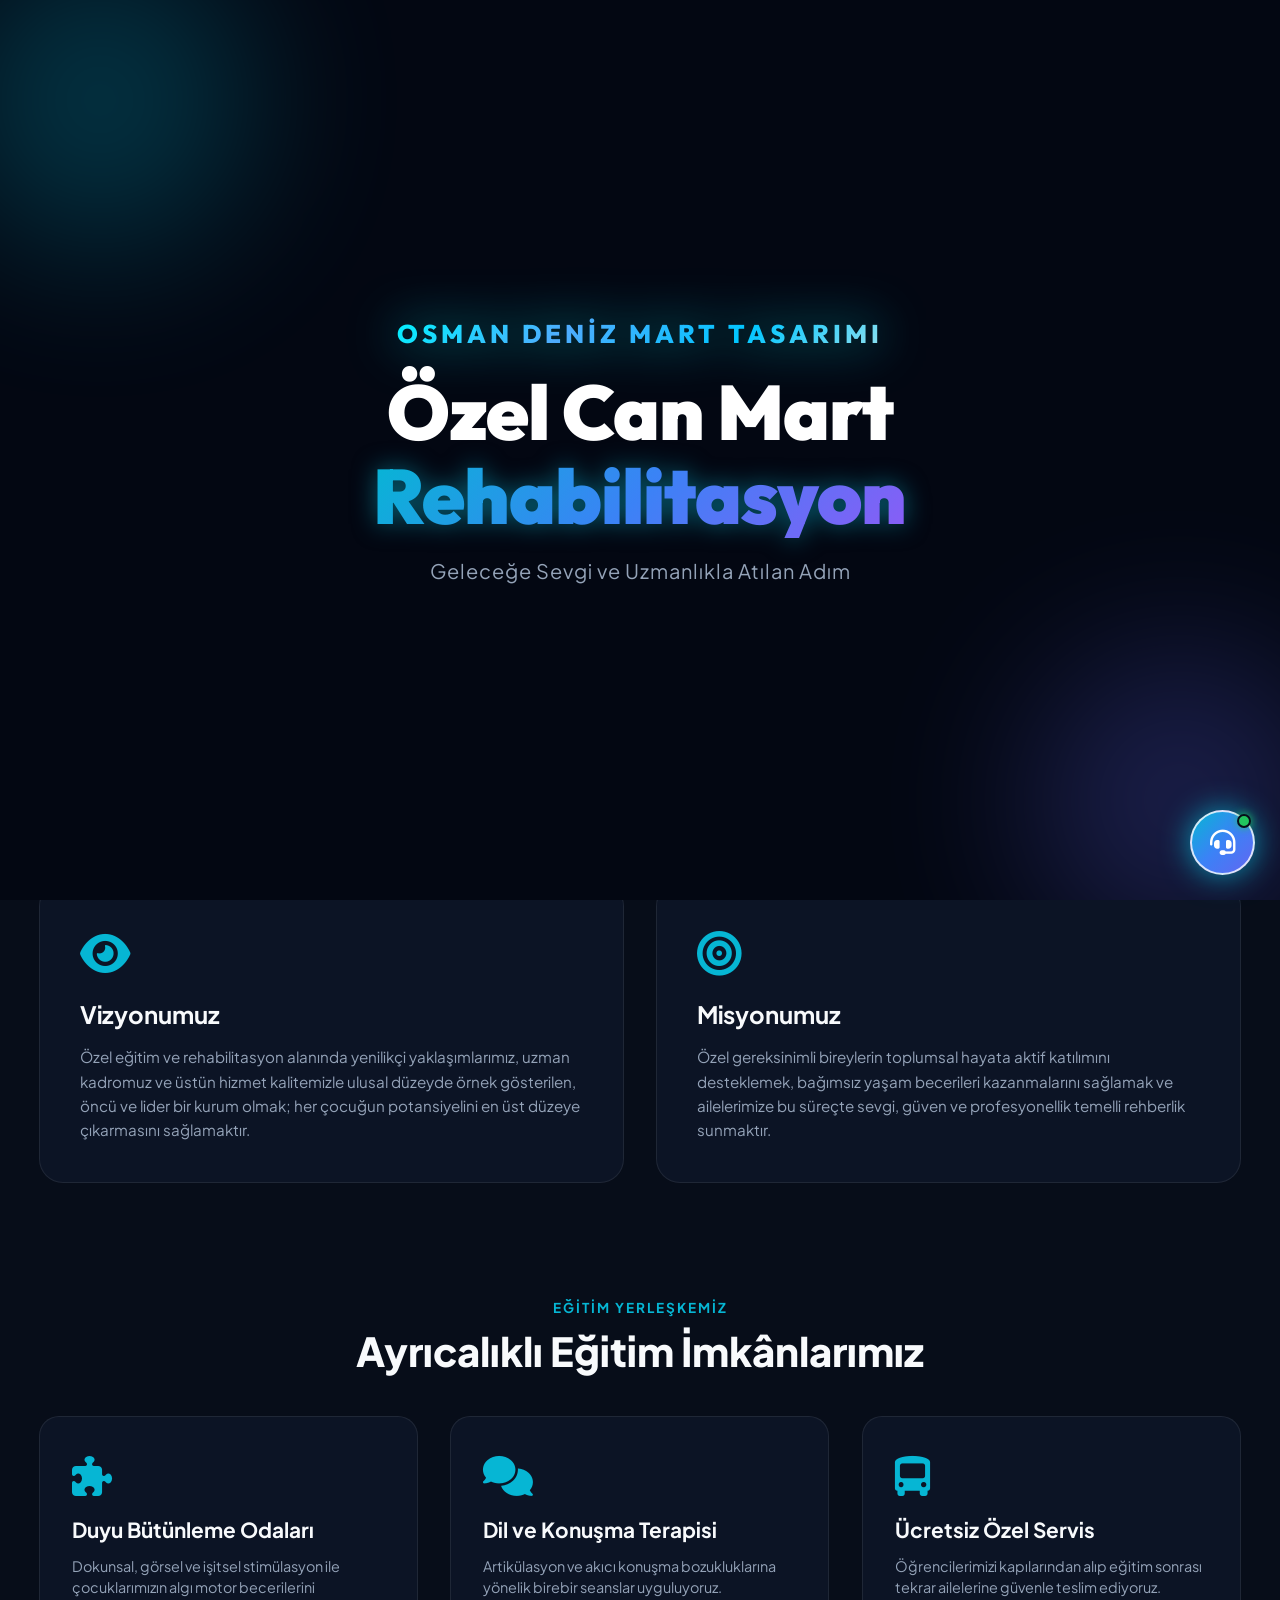
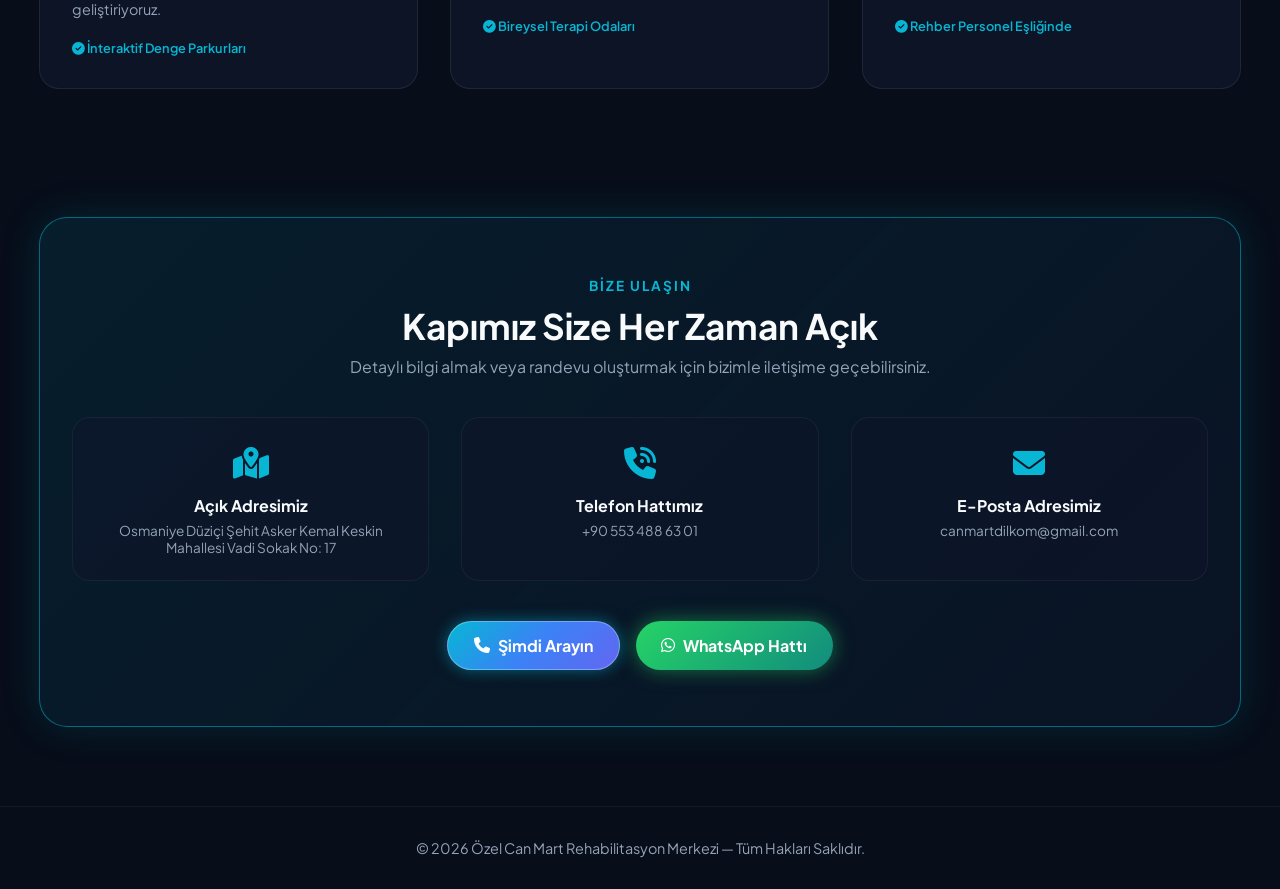
<file: index.html>
<!DOCTYPE html>
<html lang="tr">
<head>
    <meta charset="UTF-8">
    <meta name="viewport" content="width=device-width, initial-scale=1.0, maximum-scale=1.0, user-scalable=no">
    
    <!-- ==========================================
       GELİŞMİŞ SEO VE SOSYAL MEDYA OPTİMİZASYONU
       ========================================== -->
    <title>Özel Can Mart Rehabilitasyon Merkezi | Düziçi Özel Eğitim & Dil Terapisi</title>
    <meta name="description" content="Osmaniye Düziçi Özel Can Mart Rehabilitasyon Merkezi; duyu bütünleme, dil ve konuşma terapisi, özel eğitim ve zihinsel gelişim desteği sunmaktadır. Ücretsiz özel servis imkanıyla yanınızdayız.">
    <meta name="keywords" content="can mart rehabilitasyon, düziçi özel eğitim, osmaniye rehabilitasyon merkezi, dil ve konuşma terapisi düziçi, duyu bütünleme, özel ders, engelli eğitimi">
    <meta name="author" content="Özel Can Mart Rehabilitasyon Merkezi">
    <meta name="robots" content="index, follow">
    <link rel="canonical" href="https://www.canmartrehabilitasyon.com/">

    <!-- Open Graph / Facebook / WhatsApp Önizleme Metatag'leri -->
    <meta property="og:type" content="website">
    <meta property="og:url" content="https://www.canmartrehabilitasyon.com/">
    <meta property="og:title" content="Özel Can Mart Rehabilitasyon Merkezi | Düziçi Özel Eğitim">
    <meta property="og:description" content="Sevgiyle dokunuyor, uzmanlıkla büyütüyoruz. Duyu bütünleme, dil terapisi ve bireysel eğitim desteğimizle hizmetinizdeyiz.">
    <meta property="og:image" content="https://www.canmartrehabilitasyon.com/bülent.png">

    <!-- Twitter Card Metatag'leri -->
    <meta name="twitter:card" content="summary_large_image">
    <meta name="twitter:title" content="Özel Can Mart Rehabilitasyon Merkezi">
    <meta name="twitter:description" content="Osmaniye Düziçi'nde uzman kadromuz ve özel imkânlarımızla hizmet veriyoruz.">
    <meta name="twitter:image" content="https://www.canmartrehabilitasyon.com/bülent.png">

    <!-- Google Arama Motoru Şema (Structured Data - LocalBusiness) -->
    <script type="application/ld+json">
    {
      "@context": "https://schema.org",
      "@type": "SpecializedSchool",
      "name": "Özel Can Mart Rehabilitasyon Merkezi",
      "image": "https://www.canmartrehabilitasyon.com/bülent.png",
      "telephone": "+905534886301",
      "email": "canmartdilkom@gmail.com",
      "address": {
        "@type": "PostalAddress",
        "streetAddress": "Şehit Asker Kemal Keskin Mahallesi Vadi Sokak No: 17",
        "addressLocality": "Düziçi",
        "addressRegion": "Osmaniye",
        "addressCountry": "TR"
      },
      "url": "https://www.canmartrehabilitasyon.com/",
      "openingHours": "Mo-Sa 08:30-17:30"
    }
    </script>
    
    <!-- FontAwesome & Google Fonts -->
    <link rel="stylesheet" href="https://cdnjs.cloudflare.com/ajax/libs/font-awesome/6.4.0/css/all.min.css">
    <link href="https://fonts.googleapis.com/css2?family=Plus+Jakarta+Sans:wght@400;600;700;800&family=Outfit:wght@400;600;800;900&display=swap" rel="stylesheet">
    
    <style>
        /* ==========================================
           TEMA RENKLERİ VE TEMEL STİLLER
           ========================================== */
        :root {
            --bg-dark: #070d19;
            --bg-card: rgba(15, 23, 42, 0.75);
            --primary-cyan: #06b6d4;
            --primary-blue: #3b82f6;
            --accent-glow: rgba(6, 182, 212, 0.4);
            --gradient-main: linear-gradient(135deg, #06b6d4 0%, #3b82f6 50%, #6366f1 100%);
            --gradient-card: linear-gradient(135deg, rgba(6, 182, 212, 0.1) 0%, rgba(59, 130, 246, 0.05) 100%);
            --border-glow: rgba(6, 182, 212, 0.5);
            --text-main: #f8fafc;
            --text-muted: #94a3b8;
        }

        html, body {
            width: 100%;
            max-width: 100%;
            margin: 0;
            padding: 0;
            overflow-x: hidden !important;
            position: relative;
            background-color: var(--bg-dark);
            color: var(--text-main);
            font-family: 'Plus Jakarta Sans', sans-serif;
        }

        * {
            margin: 0;
            padding: 0;
            box-sizing: border-box;
        }

        .container {
            width: 100%;
            max-width: 1250px;
            margin: 0 auto;
            padding: 0 1.5rem;
        }

        .text-center { text-align: center; }

        /* NEON METİN EFEKTİ */
        .highlight-glow {
            background-color: #06b6d4;
            background-image: linear-gradient(135deg, #06b6d4 0%, #3b82f6 50%, #8b5cf6 100%);
            background-clip: text;
            -webkit-background-clip: text;
            color: #06b6d4;
            -webkit-text-fill-color: transparent;
            display: inline-block;
            filter: drop-shadow(0 0 12px rgba(6, 182, 212, 0.5));
            padding-right: 2px;
        }

        .highlight-text {
            color: var(--primary-cyan);
            font-weight: 700;
        }

        .sub-badge {
            color: var(--primary-cyan);
            font-size: 0.85rem;
            font-weight: 700;
            letter-spacing: 2px;
            text-transform: uppercase;
        }

        .main-title {
            font-size: 2.5rem;
            margin-top: 0.5rem;
            margin-bottom: 2.5rem;
            font-weight: 800;
        }

        /* ==========================================
           AKICI VE AĞIR ÇEKİM GİRİŞ ANİMASYONLARI
           ========================================== */
        .anim-hidden {
            opacity: 0;
            will-change: transform, opacity;
            transition: opacity 1.2s cubic-bezier(0.16, 1, 0.3, 1), transform 1.2s cubic-bezier(0.16, 1, 0.3, 1);
        }

        .anim-hidden.from-top    { transform: translateY(-50px); }
        .anim-hidden.from-bottom { transform: translateY(50px); }
        .anim-hidden.from-left   { transform: translateX(-50px); }
        .anim-hidden.from-right  { transform: translateX(50px); }

        .anim-hidden.anim-show {
            opacity: 1;
            transform: translate(0, 0) !important;
        }

        /* ==========================================
           FARE TAKİP EFEKTİ (CURSOR GLOW)
           ========================================== */
        .cursor-glow {
            position: fixed;
            top: 0;
            left: 0;
            width: 350px;
            height: 350px;
            background: radial-gradient(circle, rgba(6, 182, 212, 0.25) 0%, rgba(59, 130, 246, 0.08) 50%, transparent 70%);
            border-radius: 50%;
            pointer-events: none;
            transform: translate(-50%, -50%);
            z-index: 9999;
            transition: transform 0.08s ease-out;
            mix-blend-mode: screen;
        }

        /* ==========================================
           YEPYENİ KİNEMATİK TİPOGRAFİK İNTRO
           ========================================== */
        .intro-overlay {
            position: fixed;
            top: 0;
            left: 0;
            right: 0;
            bottom: 0;
            width: 100vw;
            height: 100vh;
            background: #030712;
            z-index: 999999;
            display: flex;
            align-items: center;
            justify-content: center;
            transition: opacity 0.8s cubic-bezier(0.77, 0, 0.175, 1), visibility 0.8s ease;
            overflow: hidden;
        }

        .intro-overlay.fade-out {
            opacity: 0;
            visibility: hidden;
            pointer-events: none;
        }

        .intro-overlay::before,
        .intro-overlay::after {
            content: '';
            position: absolute;
            width: 300px;
            height: 300px;
            border-radius: 50%;
            filter: blur(80px);
            z-index: 1;
            opacity: 0.25;
            animation: ambientShift 6s ease-in-out infinite alternate;
        }

        .intro-overlay::before {
            background: #06b6d4;
            top: -50px;
            left: -50px;
        }

        .intro-overlay::after {
            background: #6366f1;
            bottom: -50px;
            right: -50px;
            animation-delay: -3s;
        }

        @keyframes ambientShift {
            0% { transform: scale(1) translate(0, 0); }
            100% { transform: scale(1.3) translate(20px, 20px); }
        }

        .cinematic-intro-content {
            position: relative;
            z-index: 2;
            text-align: center;
            width: 100%;
            max-width: 900px;
            padding: 0 1.5rem;
            display: flex;
            flex-direction: column;
            align-items: center;
            gap: 1.2rem;
        }

        .intro-tagline {
            font-family: 'Outfit', sans-serif;
            font-size: clamp(0.9rem, 2.5vw, 1.6rem);
            text-transform: uppercase;
            letter-spacing: 4px;
            font-weight: 800;
            background: linear-gradient(135deg, #00f2fe 0%, #4facfe 35%, #00c6ff 70%, #90e0ef 100%);
            background-clip: text;
            -webkit-background-clip: text;
            -webkit-text-fill-color: transparent;
            filter: drop-shadow(0 0 25px rgba(0, 242, 254, 0.8));
            opacity: 0;
            transform: translateY(20px);
            animation: cinematicReveal 1s cubic-bezier(0.16, 1, 0.3, 1) 0.2s forwards;
        }

        .intro-main-heading {
            font-family: 'Outfit', sans-serif;
            font-size: clamp(2.2rem, 6vw, 5rem);
            font-weight: 900;
            line-height: 1.1;
            color: #ffffff;
            opacity: 0;
            transform: translateY(30px);
            animation: cinematicReveal 1s cubic-bezier(0.16, 1, 0.3, 1) 0.4s forwards;
            letter-spacing: -1px;
        }

        .intro-sub-text {
            font-family: 'Plus Jakarta Sans', sans-serif;
            font-size: clamp(0.9rem, 2vw, 1.25rem);
            color: var(--text-muted);
            font-weight: 400;
            letter-spacing: 1px;
            opacity: 0;
            transform: translateY(30px);
            animation: cinematicReveal 1s cubic-bezier(0.16, 1, 0.3, 1) 0.6s forwards;
        }

        @keyframes cinematicReveal {
            to {
                opacity: 1;
                transform: translateY(0);
            }
        }

        /* ==========================================
           GENİŞLETİLMİŞ NEON NAVBAR
           ========================================== */
        .header-floating {
            position: fixed;
            top: 1.2rem;
            left: 0;
            right: 0;
            z-index: 1000;
            display: flex;
            justify-content: center;
            padding: 0 1.5rem;
            width: 100%;
        }

        .navbar-capsule {
            background: rgba(15, 23, 42, 0.9);
            backdrop-filter: blur(20px);
            border: 1.5px solid rgba(6, 182, 212, 0.7);
            border-radius: 50px;
            padding: 0.7rem 2rem;
            display: flex;
            align-items: center;
            justify-content: space-between;
            width: 100%;
            max-width: 1350px;
            box-shadow: 0 0 25px rgba(6, 182, 212, 0.4), 0 0 45px rgba(59, 130, 246, 0.25);
        }

        .brand-logo {
            display: flex;
            align-items: center;
            gap: 0.8rem;
            text-decoration: none;
            color: #fff;
            font-weight: 700;
            font-size: 1.2rem;
            white-space: nowrap;
        }

        .logo-orb {
            width: 42px;
            height: 42px;
            border-radius: 50%;
            background: var(--gradient-main);
            display: flex;
            align-items: center;
            justify-content: center;
            color: #fff;
            font-size: 1.15rem;
            box-shadow: 0 0 15px var(--primary-cyan);
            flex-shrink: 0;
        }

        .nav-links-wrapper {
            display: flex;
            align-items: center;
            gap: 0.6rem;
        }

        .nav-item {
            color: var(--text-muted);
            text-decoration: none;
            font-size: 0.95rem;
            font-weight: 600;
            padding: 0.6rem 1rem;
            border-radius: 12px;
            transition: all 0.3s ease;
            display: flex;
            align-items: center;
            gap: 0.5rem;
            white-space: nowrap;
        }

        .nav-item:hover, .nav-item.active {
            color: #fff;
            background: rgba(6, 182, 212, 0.15);
            box-shadow: 0 0 10px rgba(6, 182, 212, 0.25);
        }

        .nav-item-btn {
            background-color: #06b6d4;
            background-image: var(--gradient-main);
            color: #fff !important;
            box-shadow: 0 0 15px rgba(6, 182, 212, 0.5);
            border: 1px solid rgba(255, 255, 255, 0.3);
            border-radius: 30px;
            padding: 0.6rem 1.4rem;
            font-weight: 700;
            text-decoration: none;
            display: inline-flex;
            align-items: center;
            gap: 0.5rem;
            transition: transform 0.3s, box-shadow 0.3s;
        }

        .nav-item-btn:hover {
            transform: translateY(-2px);
            box-shadow: 0 0 25px rgba(6, 182, 212, 0.8);
        }

        .nav-right-block {
            display: flex;
            align-items: center;
            gap: 1.2rem;
        }

        .nav-social-icons {
            display: flex;
            align-items: center;
            gap: 0.6rem;
            padding-left: 1rem;
            border-left: 1.5px solid rgba(6, 182, 212, 0.6);
        }

        .mobile-social-container {
            display: none;
        }

        .social-icon {
            display: inline-flex;
            align-items: center;
            justify-content: center;
            width: 38px;
            height: 38px;
            border-radius: 50%;
            color: #ffffff !important;
            text-decoration: none;
            font-size: 1rem;
            transition: all 0.3s ease;
        }

        .social-icon.fb { background: linear-gradient(135deg, #1877f2 0%, #0052d4 100%); box-shadow: 0 0 10px rgba(24, 119, 242, 0.7); }
        .social-icon.ig { background: linear-gradient(45deg, #f09433 0%, #dc2743 50%, #bc1888 100%); box-shadow: 0 0 10px rgba(220, 39, 67, 0.7); }
        .social-icon.wp { background: linear-gradient(135deg, #25d366 0%, #075e54 100%); box-shadow: 0 0 10px rgba(37, 211, 102, 0.7); }
        .social-icon:hover { transform: translateY(-3px) scale(1.15); }

        .mobile-toggle, .mobile-close {
            display: none;
            color: #fff;
            font-size: 1.4rem;
            cursor: pointer;
        }

        /* ==========================================
           HERO & SERVİS KARTLARI
           ========================================== */
        main {
            width: 100%;
            overflow-x: hidden;
        }

        .hero-section {
            padding: 9.5rem 0 5rem 0;
            position: relative;
            width: 100%;
            overflow: hidden;
        }

        .hero-grid {
            display: grid;
            grid-template-columns: 1.2fr 0.8fr;
            gap: 3rem;
            align-items: center;
        }

        .status-badge {
            background: rgba(6, 182, 212, 0.1);
            border: 1px solid var(--primary-cyan);
            color: var(--primary-cyan);
            display: inline-flex;
            align-items: center;
            gap: 0.5rem;
            padding: 0.4rem 1rem;
            border-radius: 20px;
            font-size: 0.85rem;
            font-weight: 600;
            margin-bottom: 1rem;
            box-shadow: 0 0 10px rgba(6, 182, 212, 0.2);
        }

        .hero-main-title {
            font-size: 3rem;
            font-weight: 800;
            line-height: 1.2;
            margin-bottom: 0.8rem;
        }

        .hero-description {
            color: var(--text-muted);
            font-size: 1.05rem;
            line-height: 1.6;
            margin: 1rem 0 2rem 0;
        }

        .hero-stats-grid {
            display: grid;
            grid-template-columns: repeat(3, 1fr);
            gap: 1rem;
        }

        .stat-card {
            background: var(--bg-card);
            border: 1px solid rgba(255, 255, 255, 0.08);
            padding: 1.2rem;
            border-radius: 16px;
            display: flex;
            align-items: center;
            gap: 1rem;
            transition: transform 0.3s ease, border-color 0.3s ease;
        }

        .stat-card:hover {
            transform: translateY(-5px);
            border-color: var(--primary-cyan);
            box-shadow: 0 0 20px rgba(6, 182, 212, 0.2);
        }

        .stat-icon { font-size: 1.8rem; color: var(--primary-cyan); }
        .stat-number { display: block; font-size: 1.3rem; font-weight: 800; }
        .stat-label { font-size: 0.75rem; color: var(--text-muted); }

        .hero-img {
            width: 100%;
            max-width: 100%;
            height: auto;
            border-radius: 24px;
            border: 1px solid var(--border-glow);
            box-shadow: 0 0 30px rgba(6, 182, 212, 0.2);
            transition: transform 0.5s ease;
        }

        .hero-img:hover { transform: scale(1.02); }

        /* ==========================================
           VİZYONUMUZ & MİSYONUMUZ BÖLÜMÜ
           ========================================== */
        .vision-mission-section { padding: 4rem 0; overflow: hidden; }
        .vision-grid { display: grid; grid-template-columns: repeat(2, 1fr); gap: 2rem; }

        .vision-card {
            background: var(--bg-card);
            border: 1px solid rgba(255, 255, 255, 0.08);
            border-radius: 24px;
            padding: 2.5rem;
            position: relative;
            overflow: hidden;
            transition: all 0.4s ease;
        }

        .vision-card::before {
            content: '';
            position: absolute;
            top: 0; left: 0; width: 100%; height: 4px;
            background: var(--gradient-main);
        }

        .vision-card:hover {
            transform: translateY(-8px);
            border-color: var(--primary-cyan);
            box-shadow: 0 0 30px rgba(6, 182, 212, 0.25);
        }

        .vision-icon { font-size: 2.8rem; color: var(--primary-cyan); margin-bottom: 1.2rem; }
        .vision-card h3 { font-size: 1.5rem; margin-bottom: 1rem; font-weight: 700; }
        .vision-card p { color: var(--text-muted); font-size: 0.95rem; line-height: 1.6; }

        .services-section { padding: 3rem 0; overflow: hidden; }
        .cards-3d-grid { display: grid; grid-template-columns: repeat(3, 1fr); gap: 2rem; }

        .card-3d {
            background: var(--bg-card);
            border: 1px solid rgba(255, 255, 255, 0.08);
            border-radius: 20px;
            padding: 2rem;
            position: relative;
            transition: all 0.4s ease;
        }

        .card-3d:hover {
            transform: translateY(-8px);
            border-color: var(--primary-cyan);
            box-shadow: 0 0 25px rgba(6, 182, 212, 0.3);
        }

        .card-icon-box { font-size: 2.5rem; color: var(--primary-cyan); margin-bottom: 1rem; }
        .card-3d h3 { font-size: 1.3rem; margin-bottom: 0.8rem; }
        .card-3d p { color: var(--text-muted); font-size: 0.9rem; line-height: 1.5; margin-bottom: 1.2rem; }
        .card-footer-info { font-size: 0.8rem; color: var(--primary-cyan); font-weight: 600; }

        .contact-section { padding: 5rem 0; overflow: hidden; }
        .contact-ultra-card {
            background: var(--gradient-card);
            border: 1px solid var(--border-glow);
            border-radius: 28px;
            padding: 3.5rem 2rem;
            box-shadow: 0 0 40px rgba(6, 182, 212, 0.15);
        }

        .contact-nodes-grid { display: grid; grid-template-columns: repeat(3, 1fr); gap: 2rem; margin: 2.5rem 0; }
        .contact-node {
            background: rgba(15, 23, 42, 0.6);
            padding: 1.5rem;
            border-radius: 18px;
            border: 1px solid rgba(255, 255, 255, 0.05);
            transition: transform 0.3s ease, border-color 0.3s ease;
        }
        .contact-node:hover { transform: translateY(-5px); border-color: var(--primary-cyan); }
        .node-icon { font-size: 2rem; color: var(--primary-cyan); margin-bottom: 0.8rem; }

        .btn-glow-green {
            background: linear-gradient(135deg, #25d366 0%, #128c7e 100%);
            color: #fff;
            padding: 0.8rem 1.6rem;
            border-radius: 30px;
            text-decoration: none;
            font-weight: 700;
            display: inline-flex;
            align-items: center;
            gap: 0.5rem;
            box-shadow: 0 0 20px rgba(37, 211, 102, 0.5);
            transition: transform 0.3s, box-shadow 0.3s;
        }
        .btn-glow-green:hover { transform: translateY(-2px); box-shadow: 0 0 30px rgba(37, 211, 102, 0.8); }

        footer { padding: 2rem 0; border-top: 1px solid rgba(255, 255, 255, 0.05); color: var(--text-muted); font-size: 0.9rem; }

        .live-chat-trigger-btn {
            position: fixed !important; bottom: 25px !important; right: 25px !important;
            width: 65px !important; height: 65px !important; border-radius: 50% !important;
            background: linear-gradient(135deg, #06b6d4 0%, #3b82f6 50%, #6366f1 100%) !important;
            display: flex !important; align-items: center !important; justify-content: center !important;
            color: #ffffff !important; font-size: 1.6rem !important; cursor: pointer !important;
            box-shadow: 0 0 30px rgba(6, 182, 212, 0.8) !important;
            z-index: 999999 !important; border: 2px solid rgba(255, 255, 255, 0.8) !important;
            transition: transform 0.3s ease !important;
        }
        .live-chat-trigger-btn:hover { transform: scale(1.08) !important; }
        .live-chat-trigger-btn .status-pulse {
            position: absolute; top: 2px; right: 2px; width: 14px; height: 14px;
            background: #22c55e; border: 2.5px solid #070d19; border-radius: 50%; box-shadow: 0 0 8px #22c55e;
        }

        .chat-window {
            position: fixed !important; bottom: 100px !important; right: 25px !important;
            width: 360px !important; max-width: calc(100vw - 2rem) !important; height: 500px !important;
            background: rgba(15, 23, 42, 0.95) !important; backdrop-filter: blur(25px) !important;
            border: 1.5px solid var(--border-glow) !important; border-radius: 24px !important;
            box-shadow: 0 0 40px rgba(6, 182, 212, 0.4) !important;
            z-index: 999999 !important; display: flex !important; flex-direction: column !important;
            overflow: hidden !important; opacity: 0 !important; visibility: hidden !important;
            transform: translateY(20px) scale(0.95) !important;
            transition: all 0.4s cubic-bezier(0.16, 1, 0.3, 1) !important;
        }
        .chat-window.active { opacity: 1 !important; visibility: visible !important; transform: translateY(0) scale(1) !important; }

        .chat-header {
            background: linear-gradient(135deg, rgba(6, 182, 212, 0.25) 0%, rgba(99, 102, 241, 0.25) 100%);
            padding: 1.2rem 1.5rem; border-bottom: 1px solid rgba(255, 255, 255, 0.1);
            display: flex; align-items: center; justify-content: space-between;
        }
        .chat-header-info { display: flex; align-items: center; gap: 0.8rem; }
        .chat-avatar {
            width: 40px; height: 40px; border-radius: 50%; background: var(--gradient-main);
            display: flex; align-items: center; justify-content: center; color: #fff; font-size: 1.1rem;
            box-shadow: 0 0 15px var(--primary-cyan);
        }
        .chat-title-box h4 { font-size: 0.95rem; font-weight: 700; color: #fff; }
        .chat-title-box span { font-size: 0.72rem; color: #22c55e; display: flex; align-items: center; gap: 0.3rem; font-weight: 600; }
        .chat-close-btn { color: var(--text-muted); cursor: pointer; font-size: 1.2rem; }

        .chat-body { flex: 1; padding: 1.2rem; overflow-y: auto; display: flex; flex-direction: column; gap: 1rem; }
        .chat-msg { max-width: 85%; padding: 0.85rem 1.1rem; border-radius: 16px; font-size: 0.88rem; line-height: 1.5; }
        .chat-msg.bot { background: rgba(30, 41, 59, 0.85); border: 1px solid rgba(6, 182, 212, 0.3); color: #f1f5f9; align-self: flex-start; }
        .chat-msg.user { background: var(--gradient-main); color: #fff; align-self: flex-end; box-shadow: 0 0 15px rgba(6, 182, 212, 0.3); }

        .chat-quick-chips { display: flex; flex-wrap: wrap; gap: 0.5rem; padding: 0 1.2rem 0.8rem 1.2rem; }
        .chip-btn {
            background: rgba(6, 182, 212, 0.12); border: 1px solid rgba(6, 182, 212, 0.5); color: var(--primary-cyan);
            padding: 0.45rem 0.85rem; border-radius: 20px; font-size: 0.78rem; font-weight: 600; cursor: pointer; transition: all 0.3s ease;
        }
        .chip-btn:hover { background: var(--gradient-main); color: #fff; border-color: transparent; }

        .chat-footer { padding: 0.8rem 1.2rem 1.2rem 1.2rem; display: flex; align-items: center; gap: 0.6rem; background: rgba(15, 23, 42, 0.98); }
        .chat-input {
            flex: 1; background: rgba(30, 41, 59, 0.9); border: 1px solid rgba(255, 255, 255, 0.15);
            border-radius: 25px; padding: 0.75rem 1.2rem; color: #fff; font-size: 0.88rem; outline: none;
        }
        .chat-send-btn {
            width: 40px; height: 40px; border-radius: 50%; background: var(--gradient-main); border: none;
            color: #fff; cursor: pointer; display: flex; align-items: center; justify-content: center;
        }

        /* MOBİL VE TABLET UYUMLULUK KONTROLLERİ */
        @media (max-width: 992px) {
            .hero-grid, .hero-stats-grid, .vision-grid, .cards-3d-grid, .contact-nodes-grid { grid-template-columns: 1fr; text-align: center; }
            .mobile-toggle { display: block; }
            .mobile-close { display: block; position: absolute; top: 1.5rem; right: 1.5rem; }
            .nav-social-icons { display: none; }
            
            .nav-links-wrapper {
                position: fixed; top: 0; right: -100%; width: 82%; max-width: 320px; height: 100vh;
                background: rgba(7, 13, 25, 0.98); backdrop-filter: blur(25px); border-left: 1px solid var(--border-glow);
                flex-direction: column; justify-content: center; padding: 2rem 1.5rem; gap: 0.8rem;
                transition: right 0.4s cubic-bezier(0.16, 1, 0.3, 1);
            }
            .nav-links-wrapper.active { right: 0; }
            .nav-links-wrapper .nav-item { width: 100%; height: 46px; display: flex; align-items: center; justify-content: flex-start; padding: 0 1rem !important; }
            
            .mobile-social-container {
                display: flex;
                flex-direction: column;
                align-items: center;
                gap: 0.8rem;
                width: 100%;
                margin-top: 1rem;
                padding-top: 1rem;
                border-top: 1.5px solid rgba(6, 182, 212, 0.6);
            }
            .mobile-social-icons {
                display: flex;
                align-items: center;
                justify-content: center;
                gap: 1rem;
            }

            .chat-window { right: 1rem !important; left: 1rem !important; width: auto !important; bottom: 95px !important; height: 460px !important; }
        }

        /* YAN TARAFA TAŞMALARI VE OYNAMALARI ENGELLEYEN MOBİL KORUMA */
        @media (max-width: 768px) {
            .anim-hidden.from-left,
            .anim-hidden.from-right {
                transform: translateY(40px) !important;
            }
            .hero-main-title {
                font-size: 2.2rem;
            }
            .cursor-glow {
                display: none;
            }
        }
    </style>
</head>

<body data-page="home">

    <div class="cursor-glow" id="cursor-glow"></div>

    <!-- SIFIR TAŞMA TAM EKRAN İNTRO OVERLAY -->
    <div id="intro-overlay" class="intro-overlay">
        <div class="cinematic-intro-content">
            <span class="intro-tagline">OSMAN DENİZ MART TASARIMI</span>
            <h1 class="intro-main-heading">Özel Can Mart <br><span class="highlight-glow">Rehabilitasyon</span></h1>
            <p class="intro-sub-text">Geleceğe Sevgi ve Uzmanlıkla Atılan Adım</p>
        </div>
    </div>

    <!-- PARLAYAN FLOATING NAVBAR -->
    <header class="header-floating">
        <nav class="navbar-capsule">
            <a href="index.html" class="brand-logo">
                <div class="logo-orb"><i class="fa-solid fa-brain"></i></div>
                <span class="logo-title">Özel Can Mart</span>
            </a>

            <div class="nav-links-wrapper" id="nav-menu">
                <div class="mobile-close" id="nav-close"><i class="fa-solid fa-xmark"></i></div>
                <a href="index.html" class="nav-item active"><i class="fa-solid fa-house"></i> Ana Sayfa</a>
                <a href="ekibimiz.html" class="nav-item"><i class="fa-solid fa-user-doctor"></i> Ekibimiz</a>
                <a href="calismalar.html" class="nav-item"><i class="fa-solid fa-book-open"></i> Dersler</a>
                <a href="etkinlikler.html" class="nav-item"><i class="fa-solid fa-calendar-check"></i> Etkinlikler</a>
                <a href="siniflarimiz.html" class="nav-item"><i class="fa-solid fa-school"></i> Sınıflarımız</a>
                <a href="#contact" class="nav-item nav-item-btn"><i class="fa-solid fa-paper-plane"></i> İletişime Geç</a>

                <!-- MOBİL MENÜ SOSYAL MEDYA ALANI -->
                <div class="mobile-social-container">
                    <div class="mobile-social-icons">
                        <a href="https://www.facebook.com/can.mart.2025?rdid=BGsj29o0iceK8N1b&share_url=https%3A%2F%2Fwww.facebook.com%2Fshare%2F1Dt4Hjv6Bw%2F%3Fref%3D1#" target="_blank" class="social-icon fb" title="Facebook"><i class="fa-brands fa-facebook-f"></i></a>
                        <a href="https://www.instagram.com/canmartdilkomozelegitim/" target="_blank" class="social-icon ig" title="Instagram"><i class="fa-brands fa-instagram"></i></a>
                        <a href="https://wa.me/905534886301" target="_blank" class="social-icon wp" title="WhatsApp"><i class="fa-brands fa-whatsapp"></i></a>
                    </div>
                </div>
            </div>

            <div class="nav-right-block">
                <div class="nav-social-icons">
                    <a href="https://www.facebook.com/can.mart.2025?rdid=BGsj29o0iceK8N1b&share_url=https%3A%2F%2Fwww.facebook.com%2Fshare%2F1Dt4Hjv6Bw%2F%3Fref%3D1#" target="_blank" class="social-icon fb" title="Facebook"><i class="fa-brands fa-facebook-f"></i></a>
                    <a href="https://www.instagram.com/canmartdilkomozelegitim/" target="_blank" class="social-icon ig" title="Instagram"><i class="fa-brands fa-instagram"></i></a>
                    <a href="https://wa.me/905534886301" target="_blank" class="social-icon wp" title="WhatsApp"><i class="fa-brands fa-whatsapp"></i></a>
                </div>
                <div class="mobile-toggle" id="nav-toggle"><i class="fa-solid fa-bars-staggered"></i></div>
            </div>
        </nav>
    </header>

    <main>
        <!-- HERO SECTION -->
        <section class="hero-section">
            <div class="container hero-grid">
                <div class="hero-text-box anim-hidden from-left">
                    <div class="status-badge"><i class="fa-solid fa-star"></i> Engelleri Birlikte Aşıyoruz</div>
                    <h1 class="hero-main-title">Sevgiyle Dokunuyor, Uzmanlıkla Büyütüyoruz.</h1>
                    <h3 class="hero-director">Can Mart — <span class="highlight-text">Kurucu & Genel Müdür</span></h3>
                    <p class="hero-description">Modern özel eğitim yöntemleri, duyu bütünleme alanları ve uzman kadromuzla çocuklarımızın geleceğe güvenle ilerlemesini sağlıyoruz.</p>

                    <div class="hero-stats-grid">
                        <div class="stat-card">
                            <i class="fa-solid fa-face-smile stat-icon"></i>
                            <div class="stat-info"><span class="stat-number">%98</span><span class="stat-label">Veli Memnuniyeti</span></div>
                        </div>
                        <div class="stat-card">
                            <i class="fa-solid fa-user-graduate stat-icon"></i>
                            <div class="stat-info"><span class="stat-number">150+</span><span class="stat-label">Mezun Öğrenci</span></div>
                        </div>
                        <div class="stat-card">
                            <i class="fa-solid fa-award stat-icon"></i>
                            <div class="stat-info"><span class="stat-number">18+ Yıl</span><span class="stat-label">Sektörel Hizmet</span></div>
                        </div>
                    </div>
                </div>

                <div class="hero-visual-box anim-hidden from-right">
                    <img src="bülent.png" alt="Can Mart" class="hero-img">
                </div>
            </div>
        </section>

        <!-- VİZYONUMUZ & MİSYONUMUZ BÖLÜMÜ -->
        <section class="vision-mission-section">
            <div class="container">
                <div class="section-title-wrapper text-center anim-hidden from-top">
                    <span class="sub-badge">DEĞERLERİMİZ</span>
                    <h2 class="main-title">Vizyonumuz ve Misyonumuz</h2>
                </div>

                <div class="vision-grid">
                    <div class="vision-card anim-hidden from-left">
                        <div class="vision-icon"><i class="fa-solid fa-eye"></i></div>
                        <h3>Vizyonumuz</h3>
                        <p>Özel eğitim ve rehabilitasyon alanında yenilikçi yaklaşımlarımız, uzman kadromuz ve üstün hizmet kalitemizle ulusal düzeyde örnek gösterilen, öncü ve lider bir kurum olmak; her çocuğun potansiyelini en üst düzeye çıkarmasını sağlamaktır.</p>
                    </div>
                    <div class="vision-card anim-hidden from-right">
                        <div class="vision-icon"><i class="fa-solid fa-bullseye"></i></div>
                        <h3>Misyonumuz</h3>
                        <p>Özel gereksinimli bireylerin toplumsal hayata aktif katılımını desteklemek, bağımsız yaşam becerileri kazanmalarını sağlamak ve ailelerimize bu süreçte sevgi, güven ve profesyonellik temelli rehberlik sunmaktır.</p>
                    </div>
                </div>
            </div>
        </section>

        <!-- SERVICES SECTION -->
        <section class="services-section">
            <div class="container">
                <div class="section-title-wrapper text-center anim-hidden from-top">
                    <span class="sub-badge">EĞİTİM YERLEŞKEMİZ</span>
                    <h2 class="main-title">Ayrıcalıklı Eğitim İmkânlarımız</h2>
                </div>

                <div class="cards-3d-grid">
                    <div class="card-3d anim-hidden from-left">
                        <div class="card-icon-box"><i class="fa-solid fa-puzzle-piece"></i></div>
                        <h3>Duyu Bütünleme Odaları</h3>
                        <p>Dokunsal, görsel ve işitsel stimülasyon ile çocuklarımızın algı motor becerilerini geliştiriyoruz.</p>
                        <div class="card-footer-info"><i class="fa-solid fa-circle-check"></i> İnteraktif Denge Parkurları</div>
                    </div>
                    <div class="card-3d anim-hidden from-bottom">
                        <div class="card-icon-box"><i class="fa-solid fa-comments"></i></div>
                        <h3>Dil ve Konuşma Terapisi</h3>
                        <p>Artikülasyon ve akıcı konuşma bozukluklarına yönelik birebir seanslar uyguluyoruz.</p>
                        <div class="card-footer-info"><i class="fa-solid fa-circle-check"></i> Bireysel Terapi Odaları</div>
                    </div>
                    <div class="card-3d anim-hidden from-right">
                        <div class="card-icon-box"><i class="fa-solid fa-bus-simple"></i></div>
                        <h3>Ücretsiz Özel Servis</h3>
                        <p>Öğrencilerimizi kapılarından alıp eğitim sonrası tekrar ailelerine güvenle teslim ediyoruz.</p>
                        <div class="card-footer-info"><i class="fa-solid fa-circle-check"></i> Rehber Personel Eşliğinde</div>
                    </div>
                </div>
            </div>
        </section>

        <!-- CONTACT SECTION -->
        <section class="contact-section" id="contact">
            <div class="container">
                <div class="contact-ultra-card anim-hidden from-bottom">
                    <div class="contact-content text-center">
                        <span class="sub-badge">BİZE ULAŞIN</span>
                        <h2 style="font-size: 2.2rem; margin-top: 0.5rem;">Kapımız Size Her Zaman Açık</h2>
                        <p style="color: var(--text-muted); margin-top: 0.5rem;">Detaylı bilgi almak veya randevu oluşturmak için bizimle iletişime geçebilirsiniz.</p>

                        <div class="contact-nodes-grid">
                            <div class="contact-node">
                                <div class="node-icon"><i class="fa-solid fa-map-location-dot"></i></div>
                                <h4>Açık Adresimiz</h4>
                                <p style="font-size: 0.85rem; color: var(--text-muted); margin-top: 0.4rem;">Osmaniye Düziçi Şehit Asker Kemal Keskin Mahallesi Vadi Sokak No: 17</p>
                            </div>
                            <div class="contact-node">
                                <div class="node-icon"><i class="fa-solid fa-phone-volume"></i></div>
                                <h4>Telefon Hattımız</h4>
                                <p style="font-size: 0.85rem; color: var(--text-muted); margin-top: 0.4rem;">+90 553 488 63 01</p>
                            </div>
                            <div class="contact-node">
                                <div class="node-icon"><i class="fa-solid fa-envelope"></i></div>
                                <h4>E-Posta Adresimiz</h4>
                                <p style="font-size: 0.85rem; color: var(--text-muted); margin-top: 0.4rem;"><a href="mailto:canmartdilkom@gmail.com" style="color: inherit; text-decoration: none;">canmartdilkom@gmail.com</a></p>
                            </div>
                        </div>

                        <div style="display: flex; gap: 1rem; justify-content: center; flex-wrap: wrap;">
                            <a href="tel:+905534886301" class="nav-item-btn" style="padding: 0.8rem 1.6rem; font-size: 1rem;"><i class="fa-solid fa-phone"></i> Şimdi Arayın</a>
                            <a href="https://wa.me/905534886301" target="_blank" class="btn-glow-green"><i class="fa-brands fa-whatsapp"></i> WhatsApp Hattı</a>
                        </div>
                    </div>
                </div>
            </div>
        </section>
    </main>

    <!-- NEON CYBER AI LIVE CHAT -->
    <div class="live-chat-trigger-btn" id="chat-trigger" title="Canlı Asistan"><i class="fa-solid fa-headset"></i><span class="status-pulse"></span></div>

    <div class="chat-window" id="chat-window">
        <div class="chat-header">
            <div class="chat-header-info">
                <div class="chat-avatar"><i class="fa-solid fa-robot"></i></div>
                <div class="chat-title-box"><h4>Can Mart Asistan</h4><span><i class="fa-solid fa-circle" style="font-size: 8px;"></i> Çevrimiçi</span></div>
            </div>
            <div class="chat-close-btn" id="chat-close"><i class="fa-solid fa-xmark"></i></div>
        </div>
        <div class="chat-body" id="chat-body">
            <div class="chat-msg bot">Merhaba! Ben Can Mart Okul Asistanı. Kurumumuz hakkında öğrenmek istediğiniz soruları aşağıdaki butonlara basarak veya yazarak sorabilirsiniz. 😊</div>
        </div>
        <div class="chat-quick-chips">
            <button class="chip-btn" data-question="adres"><i class="fa-solid fa-location-dot"></i> Adres</button>
            <button class="chip-btn" data-question="iletisim"><i class="fa-solid fa-phone"></i> İletişim</button>
            <button class="chip-btn" data-question="saat"><i class="fa-solid fa-clock"></i> Açılış & Kapanış</button>
            <button class="chip-btn" data-question="bolumler"><i class="fa-solid fa-graduation-cap"></i> Bölümler</button>
            <button class="chip-btn" data-question="servis"><i class="fa-solid fa-bus"></i> Servis Var mı?</button>
        </div>
        <div class="chat-footer">
            <input type="text" class="chat-input" id="chat-input" placeholder="Bir soru sorun..." autocomplete="off">
            <button class="chat-send-btn" id="chat-send"><i class="fa-solid fa-paper-plane"></i></button>
        </div>
    </div>

    <footer class="text-center">
        <div class="container"><p>&copy; 2026 Özel Can Mart Rehabilitasyon Merkezi — Tüm Hakları Saklıdır.</p></div>
    </footer>

    <!-- JAVASCRIPT KONTROLLERİ VE ANİMASYON MOTORU -->
    <script>
        document.addEventListener('DOMContentLoaded', () => {
            // 1. FARE TAKİP EFEKTİ
            const cursorGlow = document.getElementById('cursor-glow');
            if (cursorGlow && window.innerWidth > 768) {
                window.addEventListener('mousemove', (e) => {
                    cursorGlow.style.left = e.clientX + 'px';
                    cursorGlow.style.top = e.clientY + 'px';
                });
            }

            // 2. KİNEMATİK İNTRO KONTROLÜ
            const introOverlay = document.getElementById('intro-overlay');
            if (introOverlay) {
                const hasVisited = sessionStorage.getItem('canmart_visited');

                if (!hasVisited) {
                    sessionStorage.setItem('canmart_visited', 'true');
                    
                    setTimeout(() => {
                        introOverlay.classList.add('fade-out');
                        setTimeout(() => {
                            document.querySelectorAll('.hero-section .anim-hidden').forEach(el => {
                                el.classList.add('anim-show');
                            });
                        }, 200);
                    }, 2500);
                } else {
                    introOverlay.style.display = 'none';
                    document.querySelectorAll('.hero-section .anim-hidden').forEach(el => {
                        el.classList.add('anim-show');
                    });
                }
            }

            // 3. OBSERVER İLE SCROLL ANİMASYONU
            const observerOptions = {
                root: null,
                rootMargin: '0px 0px -50px 0px',
                threshold: 0.05
            };

            const animObserver = new IntersectionObserver((entries, observer) => {
                entries.forEach(entry => {
                    if (entry.isIntersecting) {
                        entry.target.classList.add('anim-show');
                        observer.unobserve(entry.target);
                    }
                });
            }, observerOptions);

            const scrollElements = document.querySelectorAll('main > section:not(.hero-section) .anim-hidden, .vision-mission-section .anim-hidden');
            scrollElements.forEach(el => {
                animObserver.observe(el);
            });

            // 4. MOBİL MENÜ
            const navToggle = document.getElementById('nav-toggle');
            const navClose = document.getElementById('nav-close');
            const navMenu = document.getElementById('nav-menu');

            if (navToggle && navMenu) navToggle.addEventListener('click', () => navMenu.classList.add('active'));
            if (navClose && navMenu) navClose.addEventListener('click', () => navMenu.classList.remove('active'));

            document.querySelectorAll('.nav-item').forEach(link => {
                link.addEventListener('click', () => { if (navMenu) navMenu.classList.remove('active'); });
            });

            // 5. LIVE CHAT VE ASİSTAN
            const chatTrigger = document.getElementById('chat-trigger');
            const chatWindow = document.getElementById('chat-window');
            const chatClose = document.getElementById('chat-close');
            const chatSend = document.getElementById('chat-send');
            const chatInput = document.getElementById('chat-input');
            const chatBody = document.getElementById('chat-body');
            const chipBtns = document.querySelectorAll('.chip-btn');

            if (chatTrigger && chatWindow) {
                chatTrigger.addEventListener('click', () => chatWindow.classList.toggle('active'));
            }
            if (chatClose && chatWindow) {
                chatClose.addEventListener('click', () => chatWindow.classList.remove('active'));
            }

            const botData = {
                adres: "📍 **Adresimiz:** Şehit Asker Kemal Keskin Mahallesi, Vadi Sokak No: 17, Düziçi / Osmaniye.",
                iletisim: "📞 **Telefon:** +90 553 488 63 01\n💬 **WhatsApp:** Aynı numaramızdan 7/24 bizlere mesaj gönderebilirsiniz.",
                saat: "⏰ **Çalışma Saatlerimiz:** Kurumumuz Haftaiçi ve Cumartesi günleri 08:30 - 17:30 saatleri arasında açıktır.",
                bolumler: "🎓 **Mevcut Bölüm ve Terapilerimiz:**\n• Duyu Bütünleme Terapisi Odaları\n• Dil ve Konuşma Terapisi\n• Zihinsel & Bedensel Gelişim Terapisi\n• Bireysel Özel Eğitim Derslikleri\n• Oyun Terapisi Alanı",
                servis: "🚌 **Servis İmkânı:** Evet, öğrencilerimiz için rehber personel eşliğinde kapıdan alıp eve teslim eden ücretsiz özel servisimiz mevcuttur!"
            };

            function appendMessage(text, sender) {
                const msgDiv = document.createElement('div');
                msgDiv.classList.add('chat-msg', sender);
                msgDiv.innerHTML = text.replace(/\n/g, '<br>');
                chatBody.appendChild(msgDiv);
                chatBody.scrollTop = chatBody.scrollHeight;
            }

            function processQuery(text) {
                appendMessage(text, 'user');
                const cleanText = text.toLowerCase();
                setTimeout(() => {
                    if (cleanText.includes('adres') || cleanText.includes('nerede') || cleanText.includes('konum')) {
                        appendMessage(botData.adres, 'bot');
                    } else if (cleanText.includes('iletişim') || cleanText.includes('tel') || cleanText.includes('telefon') || cleanText.includes('numara')) {
                        appendMessage(botData.iletisim, 'bot');
                    } else if (cleanText.includes('saat') || cleanText.includes('açılış') || cleanText.includes('kapanış')) {
                        appendMessage(botData.saat, 'bot');
                    } else if (cleanText.includes('bölüm') || cleanText.includes('ders') || cleanText.includes('terapi')) {
                        appendMessage(botData.bolumler, 'bot');
                    } else if (cleanText.includes('servis') || cleanText.includes('ulaşım')) {
                        appendMessage(botData.servis, 'bot');
                    } else {
                        appendMessage("Detaylı sorunuz için hazır soru butonlarını kullanabilir veya doğrudan **+90 553 488 63 01** numaramızı arayabilirsiniz.", 'bot');
                    }
                }, 350);
            }

            if (chatSend && chatInput) {
                chatSend.addEventListener('click', () => {
                    const text = chatInput.value.trim();
                    if (text) { processQuery(text); chatInput.value = ''; }
                });
                chatInput.addEventListener('keypress', (e) => {
                    if (e.key === 'Enter') {
                        const text = chatInput.value.trim();
                        if (text) { processQuery(text); chatInput.value = ''; }
                    }
                });
            }

            chipBtns.forEach(btn => {
                btn.addEventListener('click', () => {
                    const qType = btn.getAttribute('data-question');
                    appendMessage(btn.innerText, 'user');
                    setTimeout(() => { appendMessage(botData[qType], 'bot'); }, 350);
                });
            });
        });
    </script>
</body>
</html>
</file>
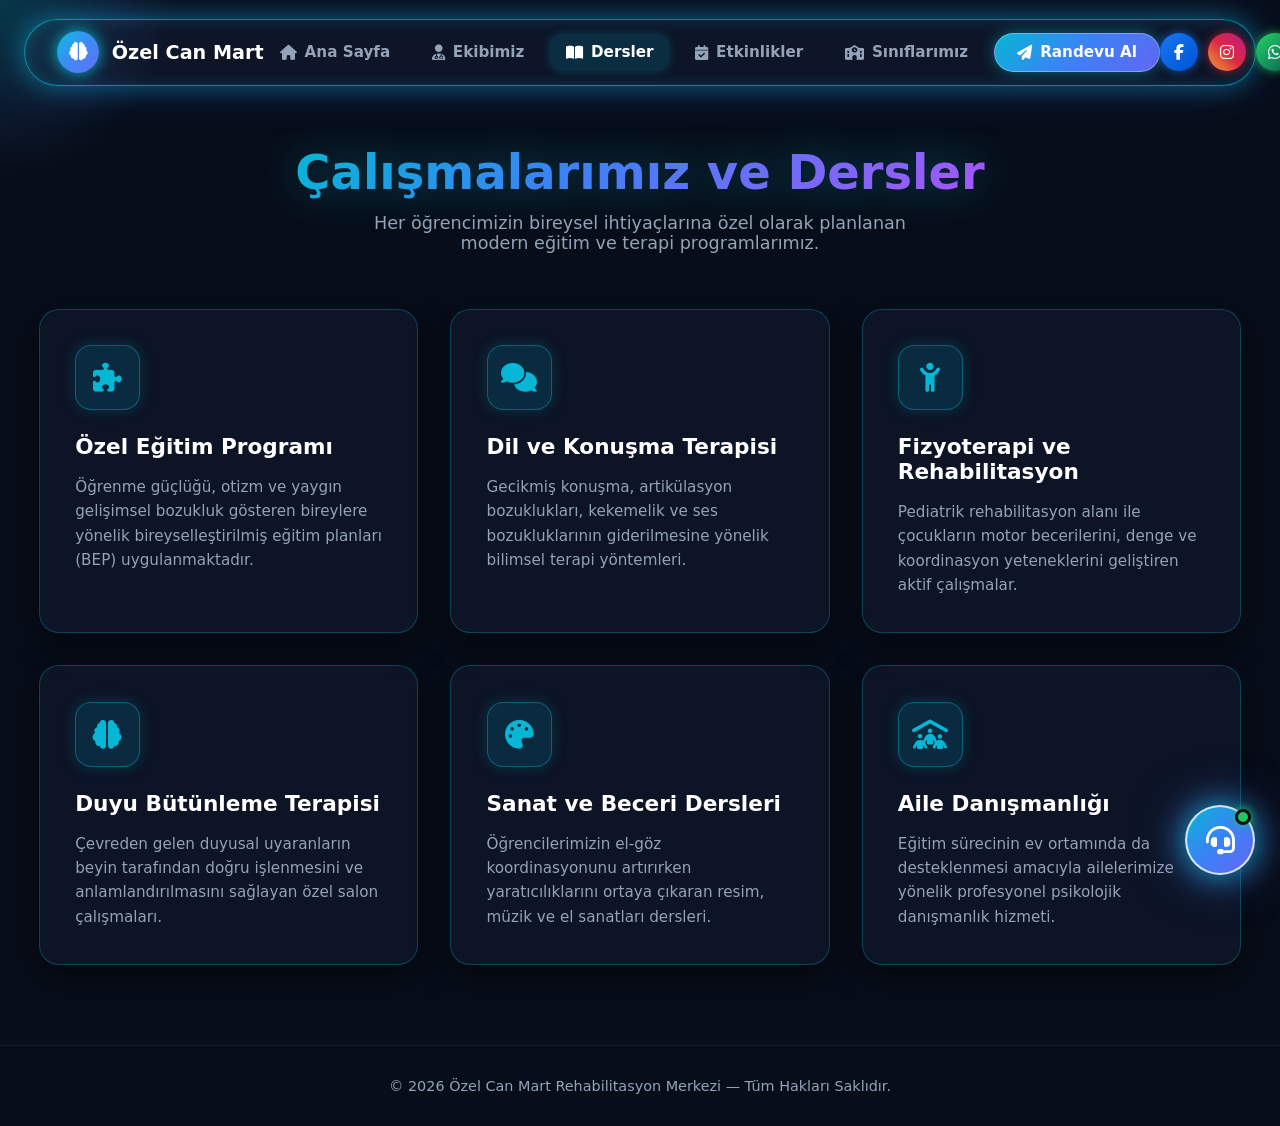
<file: calismalar.html>
<!DOCTYPE html>
<html lang="tr" data-page="calismalar">
<head>
    <meta charset="UTF-8">
    <meta name="viewport" content="width=device-width, initial-scale=1.0">
    <title>Çalışmalarımız / Dersler - Özel Can Mart Rehabilitasyon Merkezi</title>
    
    <!-- FontAwesome & Google Fonts -->
    <link rel="stylesheet" href="https://cdnjs.cloudflare.com/ajax/libs/font-awesome/6.4.0/css/all.min.css">
    
    <style>
        /* ==========================================
           TEMA RENKLERİ VE TEMEL STİLLER
           ========================================== */
        :root {
            --bg-dark: #070d19;
            --bg-card: rgba(15, 23, 42, 0.75);
            --primary-cyan: #06b6d4;
            --primary-blue: #3b82f6;
            --accent-glow: rgba(6, 182, 212, 0.4);
            --gradient-main: linear-gradient(135deg, #06b6d4 0%, #3b82f6 50%, #6366f1 100%);
            --gradient-card: linear-gradient(135deg, rgba(6, 182, 212, 0.1) 0%, rgba(59, 130, 246, 0.05) 100%);
            --border-glow: rgba(6, 182, 212, 0.5);
            --text-main: #f8fafc;
            --text-muted: #94a3b8;
        }

        * {
            margin: 0;
            padding: 0;
            box-sizing: border-box;
            font-family: 'Segoe UI', system-ui, -apple-system, sans-serif;
        }

        body {
            background-color: var(--bg-dark);
            color: var(--text-main);
            overflow-x: hidden;
            position: relative;
            min-height: 100vh;
            display: flex;
            flex-direction: column;
        }

        .container {
            width: 100%;
            max-width: 1250px;
            margin: 0 auto;
            padding: 0 1.5rem;
        }

        /* FARE TAKİP EFEKTİ (CURSOR GLOW) */
        .cursor-glow {
            position: fixed;
            top: 0;
            left: 0;
            width: 350px;
            height: 350px;
            background: radial-gradient(circle, rgba(6, 182, 212, 0.25) 0%, rgba(59, 130, 246, 0.08) 50%, transparent 70%);
            border-radius: 50%;
            pointer-events: none;
            transform: translate(-50%, -50%);
            z-index: 9999;
            transition: transform 0.08s ease-out;
            mix-blend-mode: screen;
        }

        /* İNTRO EKRANI */
        .intro-overlay {
            position: fixed;
            top: 0;
            left: 0;
            width: 100vw;
            height: 100vh;
            background: #030712;
            z-index: 999999;
            display: flex;
            align-items: center;
            justify-content: center;
            transition: opacity 0.8s ease, visibility 0.8s ease;
        }

        .intro-overlay.fade-out {
            opacity: 0;
            visibility: hidden;
        }

        /* NEON NAVBAR */
        .header-floating {
            position: fixed;
            top: 1.2rem;
            left: 0;
            right: 0;
            z-index: 1000;
            display: flex;
            justify-content: center;
            padding: 0 1.5rem;
        }

        .navbar-capsule {
            background: rgba(15, 23, 42, 0.9);
            backdrop-filter: blur(20px);
            border: 1.5px solid rgba(6, 182, 212, 0.7);
            border-radius: 50px;
            padding: 0.7rem 2rem;
            display: flex;
            align-items: center;
            justify-content: space-between;
            width: 100%;
            max-width: 1350px;
            box-shadow: 0 0 25px rgba(6, 182, 212, 0.4), 0 0 45px rgba(59, 130, 246, 0.25), inset 0 0 15px rgba(6, 182, 212, 0.2);
        }

        .brand-logo {
            display: flex;
            align-items: center;
            gap: 0.8rem;
            text-decoration: none;
            color: #fff;
            font-weight: 700;
            font-size: 1.2rem;
            white-space: nowrap;
        }

        .logo-orb {
            width: 42px;
            height: 42px;
            border-radius: 50%;
            background: var(--gradient-main);
            display: flex;
            align-items: center;
            justify-content: center;
            color: #fff;
            font-size: 1.15rem;
            box-shadow: 0 0 15px var(--primary-cyan);
            flex-shrink: 0;
        }

        .nav-links-wrapper {
            display: flex;
            align-items: center;
            gap: 0.6rem;
        }

        .nav-item {
            color: var(--text-muted);
            text-decoration: none;
            font-size: 0.95rem;
            font-weight: 600;
            padding: 0.6rem 1rem;
            border-radius: 12px;
            transition: all 0.3s ease;
            display: flex;
            align-items: center;
            gap: 0.5rem;
            white-space: nowrap;
        }

        .nav-item:hover, .nav-item.active {
            color: #fff;
            background: rgba(6, 182, 212, 0.15);
            box-shadow: 0 0 10px rgba(6, 182, 212, 0.25);
        }

        .nav-item-btn {
            background: var(--gradient-main);
            color: #fff !important;
            box-shadow: 0 0 15px rgba(6, 182, 212, 0.5);
            border: 1px solid rgba(255, 255, 255, 0.3);
            border-radius: 30px;
            padding: 0.6rem 1.4rem;
            font-weight: 700;
        }

        .nav-right-block {
            display: flex;
            align-items: center;
            gap: 1.2rem;
        }

        .nav-social-icons {
            display: flex;
            align-items: center;
            gap: 0.6rem;
        }

        .social-icon {
            display: inline-flex;
            align-items: center;
            justify-content: center;
            width: 38px;
            height: 38px;
            border-radius: 50%;
            color: #ffffff !important;
            text-decoration: none;
            font-size: 1rem;
            transition: all 0.3s ease;
        }

        .social-icon.fb { background: linear-gradient(135deg, #1877f2 0%, #0052d4 100%); box-shadow: 0 0 10px rgba(24, 119, 242, 0.7); }
        .social-icon.ig { background: linear-gradient(45deg, #f09433 0%, #e6683c 25%, #dc2743 50%, #cc2366 75%, #bc1888 100%); box-shadow: 0 0 10px rgba(220, 39, 67, 0.7); }
        .social-icon.wp { background: linear-gradient(135deg, #25d366 0%, #075e54 100%); box-shadow: 0 0 10px rgba(37, 211, 102, 0.7); }
        .social-icon:hover { transform: translateY(-3px) scale(1.15); }

        /* MASAÜSTÜ / MOBİL SOSYAL İKON GÖRÜNÜRLÜĞÜ */
        .mobile-only-social {
            display: none;
            margin-top: 1rem;
            padding-top: 1rem;
            border-top: 1px solid rgba(255, 255, 255, 0.1);
            justify-content: center;
            width: 100%;
        }

        .desktop-only-social {
            display: flex;
        }

        .mobile-toggle, .mobile-close { display: none; color: #fff; font-size: 1.4rem; cursor: pointer; }

        /* ==========================================
           ÇALIŞMALARIMIZ (DERSLER) GÖVDE ALANI
           ========================================== */
        main {
            flex: 1;
            padding: 9rem 0 5rem 0;
        }

        .page-header-container {
            text-align: center;
            margin-bottom: 3.5rem;
        }

        .page-title {
            font-size: 3rem;
            font-weight: 800;
            background: linear-gradient(135deg, #06b6d4 0%, #3b82f6 40%, #a855f7 100%);
            background-clip: text;
            -webkit-background-clip: text;
            color: transparent;
            -webkit-text-fill-color: transparent;
            display: inline-block;
            filter: drop-shadow(0 0 20px rgba(6, 182, 212, 0.4));
            margin-bottom: 0.8rem;
        }

        .page-subtitle {
            color: var(--text-muted);
            font-size: 1.1rem;
            max-width: 600px;
            margin: 0 auto;
        }

        .studies-grid {
            display: grid;
            grid-template-columns: repeat(3, 1fr);
            gap: 2rem;
        }

        .study-card {
            background: var(--bg-card);
            border: 1px solid rgba(6, 182, 212, 0.3);
            border-radius: 20px;
            padding: 2.2rem;
            backdrop-filter: blur(15px);
            box-shadow: 0 10px 30px rgba(0, 0, 0, 0.5);
            transition: transform 0.3s ease, border-color 0.3s ease, box-shadow 0.3s ease;
            display: flex;
            flex-direction: column;
            gap: 1rem;
        }

        .study-card:hover {
            transform: translateY(-8px);
            border-color: var(--primary-cyan);
            box-shadow: 0 0 25px rgba(6, 182, 212, 0.4);
        }

        .study-icon-box {
            width: 65px;
            height: 65px;
            border-radius: 16px;
            background: rgba(6, 182, 212, 0.15);
            border: 1px solid rgba(6, 182, 212, 0.4);
            display: flex;
            align-items: center;
            justify-content: center;
            font-size: 1.8rem;
            color: var(--primary-cyan);
            box-shadow: 0 0 15px rgba(6, 182, 212, 0.2);
            margin-bottom: 0.5rem;
        }

        .study-title {
            font-size: 1.35rem;
            font-weight: 700;
            color: #fff;
        }

        .study-desc {
            color: var(--text-muted);
            font-size: 0.95rem;
            line-height: 1.6;
        }

        /* ==========================================
           NEON LIVE CHAT STİLLERİ
           ========================================== */
        .live-chat-trigger-btn {
            position: fixed !important;
            bottom: 25px !important;
            right: 25px !important;
            width: 70px !important;
            height: 70px !important;
            border-radius: 50% !important;
            background: linear-gradient(135deg, #06b6d4 0%, #3b82f6 50%, #6366f1 100%) !important;
            display: flex !important;
            align-items: center !important;
            justify-content: center !important;
            color: #ffffff !important;
            font-size: 1.8rem !important;
            cursor: pointer !important;
            box-shadow: 0 0 30px rgba(6, 182, 212, 0.8), 0 0 50px rgba(99, 102, 241, 0.6) !important;
            z-index: 999999 !important;
            border: 2px solid rgba(255, 255, 255, 0.8) !important;
            transition: transform 0.3s ease, box-shadow 0.3s ease !important;
        }

        .live-chat-trigger-btn:hover {
            transform: scale(1.1) rotate(5deg) !important;
            box-shadow: 0 0 45px rgba(6, 182, 212, 1), 0 0 70px rgba(99, 102, 241, 0.9) !important;
        }

        .live-chat-trigger-btn .status-pulse {
            position: absolute;
            top: 2px;
            right: 2px;
            width: 16px;
            height: 16px;
            background: #22c55e;
            border: 3px solid #070d19;
            border-radius: 50%;
            box-shadow: 0 0 8px #22c55e;
        }

        .chat-window {
            position: fixed !important;
            bottom: 105px !important;
            right: 25px !important;
            width: 380px !important;
            max-width: calc(100vw - 2rem) !important;
            height: 520px !important;
            background: rgba(15, 23, 42, 0.95) !important;
            backdrop-filter: blur(25px) !important;
            border: 1.5px solid var(--border-glow) !important;
            border-radius: 24px !important;
            box-shadow: 0 0 50px rgba(6, 182, 212, 0.4), 0 20px 50px rgba(0, 0, 0, 0.9) !important;
            z-index: 999999 !important;
            display: flex !important;
            flex-direction: column !important;
            overflow: hidden !important;
            opacity: 0 !important;
            visibility: hidden !important;
            transform: translateY(20px) scale(0.95) !important;
            transition: all 0.4s cubic-bezier(0.16, 1, 0.3, 1) !important;
        }

        .chat-window.active {
            opacity: 1 !important;
            visibility: visible !important;
            transform: translateY(0) scale(1) !important;
        }

        .chat-header {
            background: linear-gradient(135deg, rgba(6, 182, 212, 0.25) 0%, rgba(99, 102, 241, 0.25) 100%);
            padding: 1.2rem 1.5rem;
            border-bottom: 1px solid rgba(255, 255, 255, 0.1);
            display: flex;
            align-items: center;
            justify-content: space-between;
        }

        .chat-header-info {
            display: flex;
            align-items: center;
            gap: 0.8rem;
        }

        .chat-avatar {
            width: 42px;
            height: 42px;
            border-radius: 50%;
            background: var(--gradient-main);
            display: flex;
            align-items: center;
            justify-content: center;
            color: #fff;
            font-size: 1.2rem;
            box-shadow: 0 0 15px var(--primary-cyan);
        }

        .chat-title-box h4 {
            font-size: 1rem;
            font-weight: 700;
            color: #fff;
        }

        .chat-title-box span {
            font-size: 0.75rem;
            color: #22c55e;
            display: flex;
            align-items: center;
            gap: 0.3rem;
            font-weight: 600;
        }

        .chat-close-btn {
            color: var(--text-muted);
            cursor: pointer;
            font-size: 1.3rem;
            transition: color 0.3s;
        }

        .chat-close-btn:hover { color: #fff; }

        .chat-body {
            flex: 1;
            padding: 1.2rem;
            overflow-y: auto;
            display: flex;
            flex-direction: column;
            gap: 1rem;
        }

        .chat-msg {
            max-width: 85%;
            padding: 0.85rem 1.1rem;
            border-radius: 16px;
            font-size: 0.88rem;
            line-height: 1.5;
        }

        .chat-msg.bot {
            background: rgba(30, 41, 59, 0.85);
            border: 1px solid rgba(6, 182, 212, 0.3);
            color: #f1f5f9;
            align-self: flex-start;
            border-bottom-left-radius: 4px;
        }

        .chat-msg.user {
            background: var(--gradient-main);
            color: #fff;
            align-self: flex-end;
            border-bottom-right-radius: 4px;
            box-shadow: 0 0 15px rgba(6, 182, 212, 0.3);
        }

        .chat-quick-chips {
            display: flex;
            flex-wrap: wrap;
            gap: 0.5rem;
            padding: 0 1.2rem 0.8rem 1.2rem;
        }

        .chip-btn {
            background: rgba(6, 182, 212, 0.12);
            border: 1px solid rgba(6, 182, 212, 0.5);
            color: var(--primary-cyan);
            padding: 0.45rem 0.85rem;
            border-radius: 20px;
            font-size: 0.78rem;
            font-weight: 600;
            cursor: pointer;
            transition: all 0.3s ease;
        }

        .chip-btn:hover {
            background: var(--gradient-main);
            color: #fff;
            border-color: transparent;
            box-shadow: 0 0 15px rgba(6, 182, 212, 0.6);
        }

        .chat-footer {
            padding: 0.8rem 1.2rem 1.2rem 1.2rem;
            display: flex;
            align-items: center;
            gap: 0.6rem;
            background: rgba(15, 23, 42, 0.98);
        }

        .chat-input {
            flex: 1;
            background: rgba(30, 41, 59, 0.9);
            border: 1px solid rgba(255, 255, 255, 0.15);
            border-radius: 25px;
            padding: 0.75rem 1.2rem;
            color: #fff;
            font-size: 0.88rem;
            outline: none;
        }

        .chat-input:focus {
            border-color: var(--primary-cyan);
            box-shadow: 0 0 12px rgba(6, 182, 212, 0.4);
        }

        .chat-send-btn {
            width: 42px;
            height: 42px;
            border-radius: 50%;
            background: var(--gradient-main);
            border: none;
            color: #fff;
            cursor: pointer;
            display: flex;
            align-items: center;
            justify-content: center;
            font-size: 1rem;
            box-shadow: 0 0 15px rgba(6, 182, 212, 0.4);
        }

        footer {
            padding: 2rem 0;
            border-top: 1px solid rgba(255, 255, 255, 0.05);
            color: var(--text-muted);
            font-size: 0.9rem;
            text-align: center;
        }

        @media (max-width: 992px) {
            .mobile-toggle { display: block; }
            .mobile-close { display: block; position: absolute; top: 1.5rem; right: 1.5rem; }

            .desktop-only-social { display: none; }
            .mobile-only-social { display: flex; }

            .nav-links-wrapper {
                position: fixed;
                top: 0;
                right: -100%;
                width: 82%;
                max-width: 330px;
                height: 100vh;
                background: rgba(7, 13, 25, 0.98);
                backdrop-filter: blur(25px);
                border-left: 1px solid var(--border-glow);
                flex-direction: column;
                justify-content: center;
                padding: 2rem 1.5rem;
                gap: 0.8rem;
                transition: right 0.4s cubic-bezier(0.16, 1, 0.3, 1);
            }

            .nav-links-wrapper.active { right: 0; }

            .nav-links-wrapper .nav-item {
                width: 100%;
                height: 46px;
                display: flex;
                align-items: center;
                padding: 0 1rem !important;
            }

            .studies-grid {
                grid-template-columns: 1fr;
            }
        }
    </style>
</head>
<body data-page="calismalar">

    <!-- FARE TAKİP EFEKTİ -->
    <div class="cursor-glow" id="cursor-glow"></div>

    <!-- İNTRO EKRANI -->
    <div id="intro-overlay" class="intro-overlay" style="display: none;"></div>

    <!-- NAVBAR -->
    <header class="header-floating">
        <nav class="navbar-capsule">
            <a href="index.html" class="brand-logo">
                <div class="logo-orb"><i class="fa-solid fa-brain"></i></div>
                <span class="logo-title">Özel Can Mart</span>
            </a>

            <!-- AÇILIR MENÜ VE İÇERİĞİ -->
            <div class="nav-links-wrapper" id="nav-menu">
                <div class="mobile-close" id="nav-close"><i class="fa-solid fa-xmark"></i></div>
                
                <a href="index.html" class="nav-item"><i class="fa-solid fa-house"></i> Ana Sayfa</a>
                
                <a href="ekibimiz.html" class="nav-item"><i class="fa-solid fa-user-doctor"></i> Ekibimiz</a>
                <a href="calismalar.html" class="nav-item active"><i class="fa-solid fa-book-open"></i> Dersler</a>
                <a href="etkinlikler.html" class="nav-item"><i class="fa-solid fa-calendar-check"></i> Etkinlikler</a>
                <a href="siniflarimiz.html" class="nav-item"><i class="fa-solid fa-school"></i> Sınıflarımız</a>

                
                <a href="iletisim.html" class="nav-item nav-item-btn"><i class="fa-solid fa-paper-plane"></i> Randevu Al</a>

                <!-- Mobilde/Küçük Ekranlarda Menü İçinde Görünecek Sosyal İkonlar -->
                <div class="nav-social-icons mobile-only-social">
                    <a href="https://www.facebook.com/can.mart.2025?rdid=BGsj29o0iceK8N1b&share_url=https%3A%2F%2Fwww.facebook.com%2Fshare%2F1Dt4Hjv6Bw%2F%3Fref%3D1#" target="_blank" class="social-icon fb" title="Facebook"><i class="fa-brands fa-facebook-f"></i></a>
                    <a href="https://www.instagram.com/canmartdilkomozelegitim/" target="_blank" class="social-icon ig" title="Instagram"><i class="fa-brands fa-instagram"></i></a>
                    <a href="https://wa.me/905534886301" target="_blank" class="social-icon wp" title="WhatsApp"><i class="fa-brands fa-whatsapp"></i></a>
                </div>
            </div>

            <!-- MASAÜSTÜ EN SAĞ BLOK -->
            <div class="nav-right-block">
                <!-- Masaüstünde En Sağda Görünecek Sosyal İkonlar -->
                <div class="nav-social-icons desktop-only-social">
                    <a href="https://www.facebook.com/can.mart.2025?rdid=BGsj29o0iceK8N1b&share_url=https%3A%2F%2Fwww.facebook.com%2Fshare%2F1Dt4Hjv6Bw%2F%3Fref%3D1#" target="_blank" class="social-icon fb" title="Facebook"><i class="fa-brands fa-facebook-f"></i></a>
                    <a href="https://www.instagram.com/canmartdilkomozelegitim/" target="_blank" class="social-icon ig" title="Instagram"><i class="fa-brands fa-instagram"></i></a>
                    <a href="https://wa.me/905534886301" target="_blank" class="social-icon wp" title="WhatsApp"><i class="fa-brands fa-whatsapp"></i></a>
                </div>
                
                <div class="mobile-toggle" id="nav-toggle"><i class="fa-solid fa-bars-staggered"></i></div>
            </div>
        </nav>
    </header>

    <!-- ÇALIŞMALARIMIZ (DERSLER) GÖVDESİ -->
    <main>
        <div class="container">
            <div class="page-header-container">
                <h1 class="page-title">Çalışmalarımız ve Dersler</h1>
                <p class="page-subtitle">Her öğrencimizin bireysel ihtiyaçlarına özel olarak planlanan modern eğitim ve terapi programlarımız.</p>
            </div>

            <div class="studies-grid">
                <div class="study-card">
                    <div class="study-icon-box"><i class="fa-solid fa-puzzle-piece"></i></div>
                    <h2 class="study-title">Özel Eğitim Programı</h2>
                    <p class="study-desc">Öğrenme güçlüğü, otizm ve yaygın gelişimsel bozukluk gösteren bireylere yönelik bireyselleştirilmiş eğitim planları (BEP) uygulanmaktadır.</p>
                </div>

                <div class="study-card">
                    <div class="study-icon-box"><i class="fa-solid fa-comments"></i></div>
                    <h2 class="study-title">Dil ve Konuşma Terapisi</h2>
                    <p class="study-desc">Gecikmiş konuşma, artikülasyon bozuklukları, kekemelik ve ses bozukluklarının giderilmesine yönelik bilimsel terapi yöntemleri.</p>
                </div>

                <div class="study-card">
                    <div class="study-icon-box"><i class="fa-solid fa-child-reaching"></i></div>
                    <h2 class="study-title">Fizyoterapi ve Rehabilitasyon</h2>
                    <p class="study-desc">Pediatrik rehabilitasyon alanı ile çocukların motor becerilerini, denge ve koordinasyon yeteneklerini geliştiren aktif çalışmalar.</p>
                </div>

                <div class="study-card">
                    <div class="study-icon-box"><i class="fa-solid fa-brain"></i></div>
                    <h2 class="study-title">Duyu Bütünleme Terapisi</h2>
                    <p class="study-desc">Çevreden gelen duyusal uyaranların beyin tarafından doğru işlenmesini ve anlamlandırılmasını sağlayan özel salon çalışmaları.</p>
                </div>

                <div class="study-card">
                    <div class="study-icon-box"><i class="fa-solid fa-palette"></i></div>
                    <h2 class="study-title">Sanat ve Beceri Dersleri</h2>
                    <p class="study-desc">Öğrencilerimizin el-göz koordinasyonunu artırırken yaratıcılıklarını ortaya çıkaran resim, müzik ve el sanatları dersleri.</p>
                </div>

                <div class="study-card">
                    <div class="study-icon-box"><i class="fa-solid fa-people-roof"></i></div>
                    <h2 class="study-title">Aile Danışmanlığı</h2>
                    <p class="study-desc">Eğitim sürecinin ev ortamında da desteklenmesi amacıyla ailelerimize yönelik profesyonel psikolojik danışmanlık hizmeti.</p>
                </div>
            </div>
        </div>
    </main>

    <!-- NEON LIVE CHAT -->
    <div class="live-chat-trigger-btn" id="chat-trigger" title="Canlı Asistan">
        <i class="fa-solid fa-headset"></i>
        <span class="status-pulse"></span>
    </div>

    <div class="chat-window" id="chat-window">
        <div class="chat-header">
            <div class="chat-header-info">
                <div class="chat-avatar"><i class="fa-solid fa-robot"></i></div>
                <div class="chat-title-box">
                    <h4>Can Mart Asistan</h4>
                    <span><i class="fa-solid fa-circle" style="font-size: 8px;"></i> Çevrimiçi</span>
                </div>
            </div>
            <div class="chat-close-btn" id="chat-close"><i class="fa-solid fa-xmark"></i></div>
        </div>

        <div class="chat-body" id="chat-body">
            <div class="chat-msg bot">
                Merhaba! Çalışmalarımız ve ders programlarımız hakkında size nasıl yardımcı olabilirim? 😊
            </div>
        </div>

        <div class="chat-quick-chips">
            <button class="chip-btn" data-question="dersler"><i class="fa-solid fa-book"></i> Dersler</button>
        </div>

        <div class="chat-footer">
            <input type="text" class="chat-input" id="chat-input" placeholder="Bir soru sorun..." autocomplete="off">
            <button class="chat-send-btn" id="chat-send"><i class="fa-solid fa-paper-plane"></i></button>
        </div>
    </div>

    <footer>
        <div class="container">
            <p>&copy; 2026 Özel Can Mart Rehabilitasyon Merkezi — Tüm Hakları Saklıdır.</p>
        </div>
    </footer>

    <!-- JAVASCRIPT KONTROLLERİ -->
    <script>
        document.addEventListener('DOMContentLoaded', () => {
            // Fare takip efekti
            const cursorGlow = document.getElementById('cursor-glow');
            if (cursorGlow) {
                window.addEventListener('mousemove', (e) => {
                    cursorGlow.style.left = e.clientX + 'px';
                    cursorGlow.style.top = e.clientY + 'px';
                });
            }

            // Mobil menü
            const navToggle = document.getElementById('nav-toggle');
            const navClose = document.getElementById('nav-close');
            const navMenu = document.getElementById('nav-menu');

            if (navToggle && navMenu) navToggle.addEventListener('click', () => navMenu.classList.add('active'));
            if (navClose && navMenu) navClose.addEventListener('click', () => navMenu.classList.remove('active'));

            // Canlı Chat
            const chatTrigger = document.getElementById('chat-trigger');
            const chatWindow = document.getElementById('chat-window');
            const chatClose = document.getElementById('chat-close');
            const chatSend = document.getElementById('chat-send');
            const chatInput = document.getElementById('chat-input');
            const chatBody = document.getElementById('chat-body');
            const chipBtns = document.querySelectorAll('.chip-btn');

            if (chatTrigger && chatWindow) chatTrigger.addEventListener('click', () => chatWindow.classList.toggle('active'));
            if (chatClose && chatWindow) chatClose.addEventListener('click', () => chatWindow.classList.remove('active'));

            function appendMessage(text, sender) {
                const msgDiv = document.createElement('div');
                msgDiv.classList.add('chat-msg', sender);
                msgDiv.innerHTML = text.replace(/\n/g, '<br>');
                chatBody.appendChild(msgDiv);
                chatBody.scrollTop = chatBody.scrollHeight;
            }

            function processChat(text) {
                appendMessage(text, 'user');
                setTimeout(() => {
                    appendMessage("Çalışmalarımız ve derslerimiz hakkında detaylı bilgi almak için merkezimizi ziyaret edebilir ya da telefonla görüşebilirsiniz.", 'bot');
                }, 350);
            }

            if (chatSend && chatInput) {
                chatSend.addEventListener('click', () => {
                    const val = chatInput.value.trim();
                    if (val) { processChat(val); chatInput.value = ''; }
                });
                chatInput.addEventListener('keypress', (e) => {
                    if (e.key === 'Enter') {
                        const val = chatInput.value.trim();
                        if (val) { processChat(val); chatInput.value = ''; }
                    }
                });
            }

            chipBtns.forEach(btn => {
                btn.addEventListener('click', () => {
                    appendMessage(btn.innerText, 'user');
                    setTimeout(() => appendMessage("Kurumumuzda Özel Eğitim, Dil Terapisi ve Fizyoterapi gibi ana branşlarda profesyonel çalışmalar yürütülmektedir.", 'bot'), 350);
                });
            });
        });
    </script>
</body>
</html>
</file>
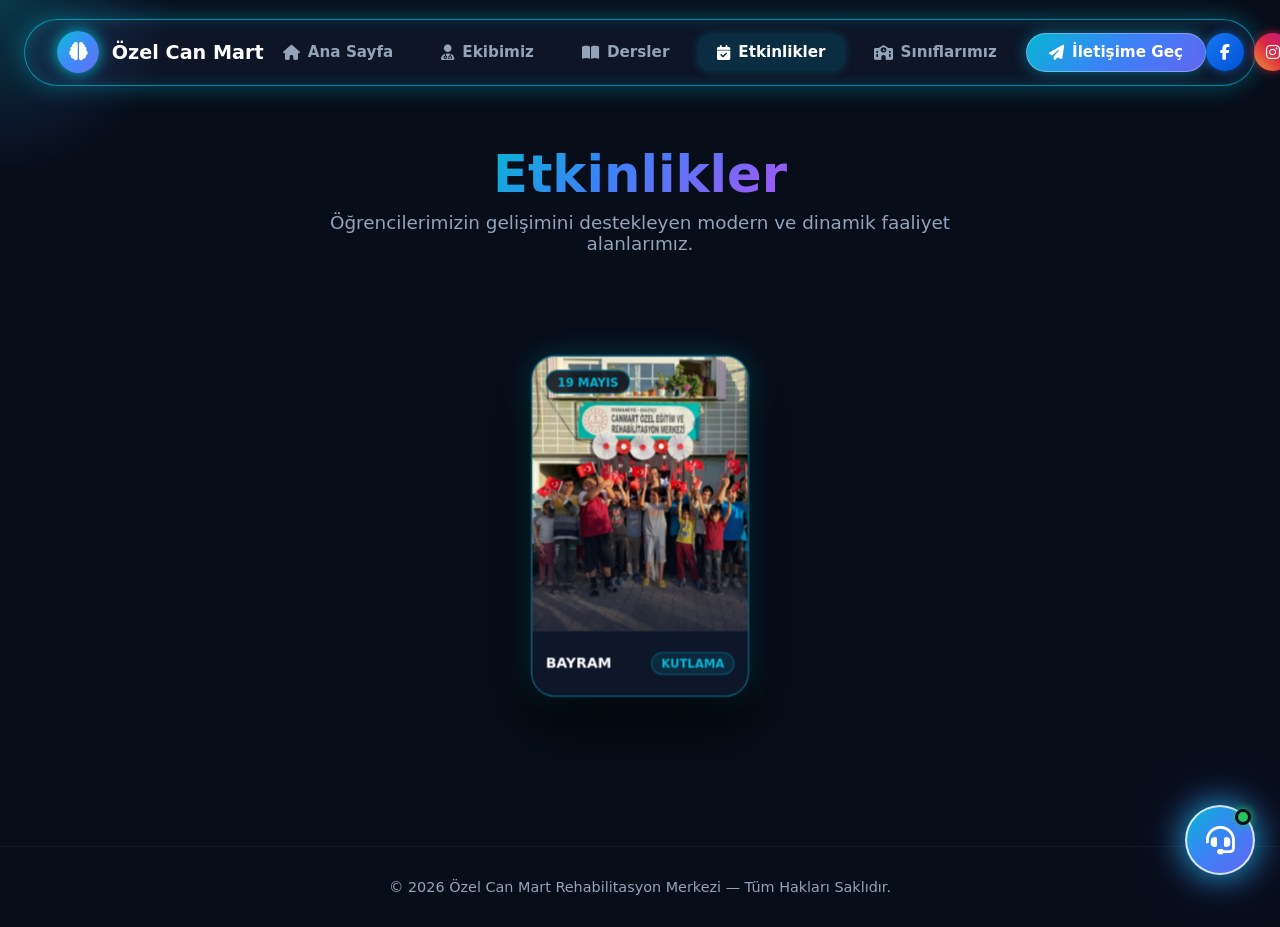
<file: etkinlikler.html>
<!DOCTYPE html>
<html lang="tr">
<head>
    <meta charset="UTF-8">
    <meta name="viewport" content="width=device-width, initial-scale=1.0">
    <title>Etkinlikler - Özel Can Mart Rehabilitasyon Merkezi</title>
    <link rel="stylesheet" href="https://cdnjs.cloudflare.com/ajax/libs/font-awesome/6.4.0/css/all.min.css">
    
    <style>
        :root {
            --bg-dark: #070d19;
            --primary-cyan: #06b6d4;
            --primary-blue: #3b82f6;
            --gradient-main: linear-gradient(135deg, #06b6d4 0%, #3b82f6 50%, #6366f1 100%);
            --border-glow: rgba(6, 182, 212, 0.5);
            --text-main: #f8fafc;
            --text-muted: #94a3b8;

            /* Bilgisayar ekranında taşmayı önlemek için optimize edilmiş akışkan boyutlar */
            --card-w: clamp(180px, 14vw, 240px);
            --card-h: clamp(280px, 22vw, 360px);
            --translate-z: clamp(160px, 15vw, 250px);
        }

        * {
            margin: 0;
            padding: 0;
            box-sizing: border-box;
            font-family: 'Segoe UI', system-ui, -apple-system, sans-serif;
        }

        body {
            background-color: var(--bg-dark);
            color: var(--text-main);
            overflow-x: hidden;
            position: relative;
            min-height: 100vh;
            display: flex;
            flex-direction: column;
        }

        .container {
            width: 100%;
            max-width: 1350px;
            margin: 0 auto;
            padding: 0 1.5rem;
        }

        /* CURSOR GLOW */
        .cursor-glow {
            position: fixed;
            top: 0;
            left: 0;
            width: 350px;
            height: 350px;
            background: radial-gradient(circle, rgba(6, 182, 212, 0.25) 0%, rgba(59, 130, 246, 0.08) 50%, transparent 70%);
            border-radius: 50%;
            pointer-events: none;
            transform: translate(-50%, -50%);
            z-index: 9999;
            transition: transform 0.08s ease-out;
            mix-blend-mode: screen;
        }

        /* NEON NAVBAR */
        .header-floating {
            position: fixed;
            top: 1.2rem;
            left: 0;
            right: 0;
            z-index: 1000;
            display: flex;
            justify-content: center;
            padding: 0 1.5rem;
        }

        .navbar-capsule {
            background: rgba(15, 23, 42, 0.9);
            backdrop-filter: blur(20px);
            border: 1.5px solid rgba(6, 182, 212, 0.7);
            border-radius: 50px;
            padding: 0.7rem 2rem;
            display: flex;
            align-items: center;
            justify-content: space-between;
            width: 100%;
            max-width: 1350px;
            box-shadow: 0 0 25px rgba(6, 182, 212, 0.4), inset 0 0 15px rgba(6, 182, 212, 0.2);
        }

        .brand-logo {
            display: flex;
            align-items: center;
            gap: 0.8rem;
            text-decoration: none;
            color: #fff;
            font-weight: 700;
            font-size: 1.2rem;
            white-space: nowrap;
        }

        .logo-orb {
            width: 42px;
            height: 42px;
            border-radius: 50%;
            background: var(--gradient-main);
            display: flex;
            align-items: center;
            justify-content: center;
            color: #fff;
            font-size: 1.15rem;
            box-shadow: 0 0 15px var(--primary-cyan);
            flex-shrink: 0;
        }

        .nav-links-wrapper {
            display: flex;
            align-items: center;
            gap: 0.6rem;
        }

        .nav-item {
            color: var(--text-muted);
            text-decoration: none;
            font-size: 0.95rem;
            font-weight: 600;
            padding: 0.6rem 1.2rem;
            border-radius: 12px;
            transition: all 0.3s ease;
            display: flex;
            align-items: center;
            gap: 0.5rem;
            white-space: nowrap;
        }

        .nav-item:hover, .nav-item.active {
            color: #fff;
            background: rgba(6, 182, 212, 0.15);
            box-shadow: 0 0 10px rgba(6, 182, 212, 0.25);
        }

        .nav-item-btn {
            background: var(--gradient-main);
            color: #fff !important;
            box-shadow: 0 0 15px rgba(6, 182, 212, 0.5);
            border: 1px solid rgba(255, 255, 255, 0.3);
            border-radius: 30px;
            padding: 0.6rem 1.4rem;
            font-weight: 700;
        }

        .nav-right-block {
            display: flex;
            align-items: center;
            gap: 1.2rem;
        }

        .nav-social-icons {
            display: flex;
            align-items: center;
            gap: 0.6rem;
        }

        .social-icon {
            display: inline-flex;
            align-items: center;
            justify-content: center;
            width: 38px;
            height: 38px;
            border-radius: 50%;
            color: #ffffff !important;
            text-decoration: none;
            font-size: 1rem;
            transition: all 0.3s ease;
        }

        .social-icon.fb { background: linear-gradient(135deg, #1877f2 0%, #0052d4 100%); box-shadow: 0 0 10px rgba(24, 119, 242, 0.7); }
        .social-icon.ig { background: linear-gradient(45deg, #f09433 0%, #dc2743 50%, #bc1888 100%); box-shadow: 0 0 10px rgba(220, 39, 67, 0.7); }
        .social-icon.wp { background: linear-gradient(135deg, #25d366 0%, #075e54 100%); box-shadow: 0 0 10px rgba(37, 211, 102, 0.7); }
        .social-icon:hover { transform: translateY(-3px) scale(1.15); }

        /* MASAÜSTÜ / MOBİL SOSYAL İKON GÖRÜNÜRLÜĞÜ */
        .mobile-only-social {
            display: none;
            margin-top: 1rem;
            padding-top: 1rem;
            border-top: 1px solid rgba(255, 255, 255, 0.1);
            justify-content: center;
            width: 100%;
        }

        .desktop-only-social {
            display: flex;
        }

        .mobile-toggle, .mobile-close { display: none; color: #fff; font-size: 1.4rem; cursor: pointer; }

        /* ==========================================
           ANA İÇERİK & 3D DİKEY DÖNEN SİSTEM
           ========================================== */
        main {
            flex: 1;
            padding: 9rem 0 5rem 0;
            display: flex;
            flex-direction: column;
            justify-content: center;
        }

        .page-header-container {
            text-align: center;
            margin-bottom: 2rem;
        }

        .page-title {
            font-size: clamp(2.2rem, 4vw, 3.2rem);
            font-weight: 800;
            background-color: #06b6d4;
            background-image: linear-gradient(135deg, #06b6d4 0%, #3b82f6 40%, #a855f7 100%);
            -webkit-background-clip: text;
            background-clip: text;
            -webkit-text-fill-color: transparent;
            color: #06b6d4;
            display: inline-block;
            margin-bottom: 0.5rem;
        }

        .page-subtitle {
            color: var(--text-muted);
            font-size: clamp(0.95rem, 1.5vw, 1.15rem);
            max-width: 650px;
            margin: 0 auto;
        }

        /* 3D SAHNE */
        .scene-3d-container {
            position: relative;
            width: 100%;
            height: clamp(360px, 40vw, 480px);
            display: flex;
            align-items: center;
            justify-content: center;
            perspective: 1100px;
            overflow: hidden;
        }

        /* 3D Döner Sahne Grubu */
        .carousel-3d {
            position: relative;
            width: var(--card-w);
            height: var(--card-h);
            transform-style: preserve-3d;
            animation: rotate3dCarousel 24s linear infinite;
        }

        .carousel-3d:hover {
            animation-play-state: paused;
        }

        @keyframes rotate3dCarousel {
            from { transform: rotateY(0deg); }
            to { transform: rotateY(-360deg); }
        }

        /* Duyarlı Dinamik 3D Kartlar */
        .card-3d {
            position: absolute;
            width: var(--card-w);
            height: var(--card-h);
            left: 0;
            top: 0;
            background: rgba(15, 23, 42, 0.96);
            backdrop-filter: blur(20px);
            border: 1.5px solid rgba(6, 182, 212, 0.6);
            border-radius: 20px;
            overflow: hidden;
            display: flex;
            flex-direction: column;
            box-shadow: 0 20px 40px rgba(0, 0, 0, 0.8), 0 0 25px rgba(6, 182, 212, 0.3);
            backface-visibility: hidden;
            -webkit-backface-visibility: hidden;
            transition: border-color 0.3s ease, box-shadow 0.3s ease;
            cursor: pointer;
        }

        .card-3d:hover {
            border-color: var(--primary-cyan);
            box-shadow: 0 0 50px rgba(6, 182, 212, 0.8), 0 25px 50px rgba(0, 0, 0, 0.9);
        }

        /* Açısal Konumlandırma */
        .card-3d:nth-child(1) { transform: rotateY(0deg) translateZ(var(--translate-z)); }
        .card-3d:nth-child(2) { transform: rotateY(90deg) translateZ(var(--translate-z)); }
        .card-3d:nth-child(3) { transform: rotateY(180deg) translateZ(var(--translate-z)); }
        .card-3d:nth-child(4) { transform: rotateY(270deg) translateZ(var(--translate-z)); }

        /* Fotoğraf Alanı */
        .orbit-card-img {
            width: 100%;
            height: calc(100% - 54px);
            position: relative;
            overflow: hidden;
        }

        .orbit-card-img img {
            width: 100%;
            height: 100%;
            object-fit: cover;
            transition: transform 0.6s ease;
        }

        .card-3d:hover .orbit-card-img img {
            transform: scale(1.1);
        }

        .orbit-img-overlay {
            position: absolute;
            inset: 0;
            background: linear-gradient(to top, rgba(15, 23, 42, 0.8), transparent 50%);
        }

        .orbit-badge {
            position: absolute;
            top: 0.7rem;
            left: 0.7rem;
            background: rgba(7, 13, 25, 0.85);
            backdrop-filter: blur(10px);
            border: 1px solid rgba(6, 182, 212, 0.5);
            color: var(--primary-cyan);
            padding: 0.2rem 0.55rem;
            border-radius: 30px;
            font-size: clamp(0.58rem, 0.75vw, 0.68rem);
            font-weight: 700;
            text-transform: uppercase;
        }

        /* Alt Alan */
        .orbit-content {
            height: 54px;
            padding: 0 0.7rem;
            display: flex;
            align-items: center;
            justify-content: space-between;
            background: rgba(15, 23, 42, 0.98);
            border-top: 1px solid rgba(255, 255, 255, 0.08);
        }

        .orbit-title {
            font-size: clamp(0.72rem, 0.9vw, 0.88rem);
            font-weight: 700;
            color: #fff;
            white-space: nowrap;
            overflow: hidden;
            text-overflow: ellipsis;
        }

        .orbit-short-note {
            font-size: clamp(0.6rem, 0.75vw, 0.72rem);
            color: var(--primary-cyan);
            font-weight: 600;
            background: rgba(6, 182, 212, 0.12);
            padding: 0.18rem 0.45rem;
            border-radius: 10px;
            border: 1px solid rgba(6, 182, 212, 0.3);
            white-space: nowrap;
        }

        /* ==========================================
           NEON LIVE CHAT STİLLERİ
           ========================================== */
        .live-chat-trigger-btn {
            position: fixed !important;
            bottom: 25px !important;
            right: 25px !important;
            width: 70px !important;
            height: 70px !important;
            border-radius: 50% !important;
            background: linear-gradient(135deg, #06b6d4 0%, #3b82f6 50%, #6366f1 100%) !important;
            display: flex !important;
            align-items: center !important;
            justify-content: center !important;
            color: #ffffff !important;
            font-size: 1.8rem !important;
            cursor: pointer !important;
            box-shadow: 0 0 30px rgba(6, 182, 212, 0.8), 0 0 50px rgba(99, 102, 241, 0.6) !important;
            z-index: 999999 !important;
            border: 2px solid rgba(255, 255, 255, 0.8) !important;
            transition: transform 0.3s ease, box-shadow 0.3s ease !important;
        }

        .live-chat-trigger-btn:hover {
            transform: scale(1.1) rotate(5deg) !important;
            box-shadow: 0 0 45px rgba(6, 182, 212, 1), 0 0 70px rgba(99, 102, 241, 0.9) !important;
        }

        .live-chat-trigger-btn .status-pulse {
            position: absolute;
            top: 2px;
            right: 2px;
            width: 16px;
            height: 16px;
            background: #22c55e;
            border: 3px solid #070d19;
            border-radius: 50%;
            box-shadow: 0 0 8px #22c55e;
        }

        .chat-window {
            position: fixed !important;
            bottom: 105px !important;
            right: 25px !important;
            width: 380px !important;
            max-width: calc(100vw - 2rem) !important;
            height: 520px !important;
            background: rgba(15, 23, 42, 0.96) !important;
            backdrop-filter: blur(25px) !important;
            border: 1.5px solid var(--border-glow) !important;
            border-radius: 24px !important;
            box-shadow: 0 0 50px rgba(6, 182, 212, 0.4), 0 20px 50px rgba(0, 0, 0, 0.9) !important;
            z-index: 999999 !important;
            display: flex !important;
            flex-direction: column !important;
            overflow: hidden !important;
            opacity: 0 !important;
            visibility: hidden !important;
            transform: translateY(20px) scale(0.95) !important;
            transition: all 0.4s cubic-bezier(0.16, 1, 0.3, 1) !important;
        }

        .chat-window.active {
            opacity: 1 !important;
            visibility: visible !important;
            transform: translateY(0) scale(1) !important;
        }

        .chat-header {
            background: linear-gradient(135deg, rgba(6, 182, 212, 0.25) 0%, rgba(99, 102, 241, 0.25) 100%);
            padding: 1.2rem 1.5rem;
            border-bottom: 1px solid rgba(255, 255, 255, 0.1);
            display: flex;
            align-items: center;
            justify-content: space-between;
        }

        .chat-header-info {
            display: flex;
            align-items: center;
            gap: 0.8rem;
        }

        .chat-avatar {
            width: 42px;
            height: 42px;
            border-radius: 50%;
            background: var(--gradient-main);
            display: flex;
            align-items: center;
            justify-content: center;
            color: #fff;
            font-size: 1.2rem;
            box-shadow: 0 0 15px var(--primary-cyan);
        }

        .chat-title-box h4 {
            font-size: 1rem;
            font-weight: 700;
            color: #fff;
        }

        .chat-title-box span {
            font-size: 0.75rem;
            color: #22c55e;
            display: flex;
            align-items: center;
            gap: 0.3rem;
            font-weight: 600;
        }

        .chat-close-btn {
            color: var(--text-muted);
            cursor: pointer;
            font-size: 1.3rem;
            transition: color 0.3s;
        }

        .chat-close-btn:hover { color: #fff; }

        .chat-body {
            flex: 1;
            padding: 1.2rem;
            overflow-y: auto;
            display: flex;
            flex-direction: column;
            gap: 1rem;
        }

        .chat-msg {
            max-width: 85%;
            padding: 0.85rem 1.1rem;
            border-radius: 16px;
            font-size: 0.88rem;
            line-height: 1.5;
        }

        .chat-msg.bot {
            background: rgba(30, 41, 59, 0.85);
            border: 1px solid rgba(6, 182, 212, 0.3);
            color: #f1f5f9;
            align-self: flex-start;
            border-bottom-left-radius: 4px;
        }

        .chat-msg.user {
            background: var(--gradient-main);
            color: #fff;
            align-self: flex-end;
            border-bottom-right-radius: 4px;
            box-shadow: 0 0 15px rgba(6, 182, 212, 0.3);
        }

        .chat-quick-chips {
            display: flex;
            flex-wrap: wrap;
            gap: 0.5rem;
            padding: 0 1.2rem 0.8rem 1.2rem;
        }

        .chip-btn {
            background: rgba(6, 182, 212, 0.12);
            border: 1px solid rgba(6, 182, 212, 0.5);
            color: var(--primary-cyan);
            padding: 0.45rem 0.85rem;
            border-radius: 20px;
            font-size: 0.78rem;
            font-weight: 600;
            cursor: pointer;
            transition: all 0.3s ease;
        }

        .chip-btn:hover {
            background: var(--gradient-main);
            color: #fff;
            border-color: transparent;
            box-shadow: 0 0 15px rgba(6, 182, 212, 0.6);
        }

        .chat-footer {
            padding: 0.8rem 1.2rem 1.2rem 1.2rem;
            display: flex;
            align-items: center;
            gap: 0.6rem;
            background: rgba(15, 23, 42, 0.98);
        }

        .chat-input {
            flex: 1;
            background: rgba(30, 41, 59, 0.9);
            border: 1px solid rgba(255, 255, 255, 0.15);
            border-radius: 25px;
            padding: 0.75rem 1.2rem;
            color: #fff;
            font-size: 0.88rem;
            outline: none;
        }

        .chat-input:focus {
            border-color: var(--primary-cyan);
            box-shadow: 0 0 12px rgba(6, 182, 212, 0.4);
        }

        .chat-send-btn {
            width: 42px;
            height: 42px;
            border-radius: 50%;
            background: var(--gradient-main);
            border: none;
            color: #fff;
            cursor: pointer;
            display: flex;
            align-items: center;
            justify-content: center;
            font-size: 1rem;
            box-shadow: 0 0 15px rgba(6, 182, 212, 0.4);
        }

        footer {
            padding: 2rem 0;
            border-top: 1px solid rgba(255, 255, 255, 0.05);
            color: var(--text-muted);
            font-size: 0.9rem;
            text-align: center;
        }

        /* RESPONSIVE DÜZENLEME */
        @media (max-width: 992px) {
            .mobile-toggle { display: block; }
            .mobile-close { display: block; position: absolute; top: 1.5rem; right: 1.5rem; }

            .desktop-only-social { display: none; }
            .mobile-only-social { display: flex; }

            .nav-links-wrapper {
                position: fixed;
                top: 0;
                right: -100%;
                width: 82%;
                max-width: 330px;
                height: 100vh;
                background: rgba(7, 13, 25, 0.98);
                backdrop-filter: blur(25px);
                border-left: 1px solid var(--border-glow);
                flex-direction: column;
                justify-content: center;
                padding: 2rem 1.5rem;
                gap: 0.8rem;
                transition: right 0.4s cubic-bezier(0.16, 1, 0.3, 1);
            }

            .nav-links-wrapper.active { right: 0; }
            .nav-links-wrapper .nav-item { width: 100%; height: 46px; display: flex; align-items: center; padding: 0 1rem !important; }
        }
    </style>
</head>
<body>

    <div class="cursor-glow" id="cursor-glow"></div>

    <!-- NAVBAR -->
    <header class="header-floating">
        <nav class="navbar-capsule">
            <a href="index.html" class="brand-logo">
                <div class="logo-orb"><i class="fa-solid fa-brain"></i></div>
                <span class="logo-title">Özel Can Mart</span>
            </a>

            <!-- AÇILIR MENÜ VE İÇERİĞİ -->
            <div class="nav-links-wrapper" id="nav-menu">
                <div class="mobile-close" id="nav-close"><i class="fa-solid fa-xmark"></i></div>
                
                <a href="index.html" class="nav-item"><i class="fa-solid fa-house"></i> Ana Sayfa</a>
                <a href="ekibimiz.html" class="nav-item"><i class="fa-solid fa-user-doctor"></i> Ekibimiz</a>
                <a href="calismalar.html" class="nav-item"><i class="fa-solid fa-book-open"></i> Dersler</a>
                <a href="etkinlikler.html" class="nav-item active"><i class="fa-solid fa-calendar-check"></i> Etkinlikler</a>
                <a href="siniflarimiz.html" class="nav-item"><i class="fa-solid fa-school"></i> Sınıflarımız</a>
                
                <a href="index.html#contact" class="nav-item nav-item-btn"><i class="fa-solid fa-paper-plane"></i> İletişime Geç</a>

                <!-- Mobilde/Küçük Ekranlarda Menü İçinde Görünecek Sosyal İkonlar -->
                <div class="nav-social-icons mobile-only-social">
                    <a href="https://www.facebook.com/can.mart.2025?rdid=BGsj29o0iceK8N1b&share_url=https%3A%2F%2Fwww.facebook.com%2Fshare%2F1Dt4Hjv6Bw%2F%3Fref%3D1#" target="_blank" class="social-icon fb" title="Facebook"><i class="fa-brands fa-facebook-f"></i></a>
                    <a href="https://www.instagram.com/canmartdilkomozelegitim/" target="_blank" class="social-icon ig" title="Instagram"><i class="fa-brands fa-instagram"></i></a>
                    <a href="https://wa.me/905534886301" target="_blank" class="social-icon wp" title="WhatsApp"><i class="fa-brands fa-whatsapp"></i></a>
                </div>
            </div>

            <!-- MASAÜSTÜ EN SAĞ BLOK -->
            <div class="nav-right-block">
                <!-- Masaüstünde En Sağda Görünecek Sosyal İkonlar -->
                <div class="nav-social-icons desktop-only-social">
                    <a href="https://www.facebook.com/can.mart.2025?rdid=BGsj29o0iceK8N1b&share_url=https%3A%2F%2Fwww.facebook.com%2Fshare%2F1Dt4Hjv6Bw%2F%3Fref%3D1#" target="_blank" class="social-icon fb" title="Facebook"><i class="fa-brands fa-facebook-f"></i></a>
                    <a href="https://www.instagram.com/canmartdilkomozelegitim/" target="_blank" class="social-icon ig" title="Instagram"><i class="fa-brands fa-instagram"></i></a>
                    <a href="https://wa.me/905534886301" target="_blank" class="social-icon wp" title="WhatsApp"><i class="fa-brands fa-whatsapp"></i></a>
                </div>
                
                <div class="mobile-toggle" id="nav-toggle"><i class="fa-solid fa-bars-staggered"></i></div>
            </div>
        </nav>
    </header>

    <!-- ANA İÇERİK -->
    <main>
        <div class="container">
            <div class="page-header-container">
                <h1 class="page-title">Etkinlikler</h1>
                <p class="page-subtitle">Öğrencilerimizin gelişimini destekleyen modern ve dinamik faaliyet alanlarımız.</p>
            </div>

            <!-- 3D DİKEY DÖNEN SİSTEM -->
            <div class="scene-3d-container">
                <div class="carousel-3d">
                    
                    <!-- Kart 1 -->
                    <div class="card-3d">
                        <div class="orbit-card-img">
                            <img src="19.jpg" alt="bahçe">
                            <div class="orbit-img-overlay"></div>
                            <span class="orbit-badge">19 MAYIS</span>
                        </div>
                        <div class="orbit-content">
                            <h3 class="orbit-title">BAYRAM</h3>
                            <span class="orbit-short-note">KUTLAMA</span>
                        </div>
                    </div>

                    <!-- Kart 2 -->
                    <div class="card-3d">
                        <div class="orbit-card-img">
                            <img src="23.jpg" alt="Müzik Saati">
                            <div class="orbit-img-overlay"></div>
                            <span class="orbit-badge">BAYRAM</span>
                        </div>
                        <div class="orbit-content">
                            <h3 class="orbit-title">23 NİSAN</h3>
                            <span class="orbit-short-note">KUTLAMA</span>
                        </div>
                    </div>

                    <!-- Kart 3 -->
                    <div class="card-3d">
                        <div class="orbit-card-img">
                            <img src="aybüke.jpg" alt="KARNE">
                            <div class="orbit-img-overlay"></div>
                            <span class="orbit-badge">14 HAZİRAN</span>
                        </div>
                        <div class="orbit-content">
                            <h3 class="orbit-title">KARNE GÜNÜ</h3>
                            <span class="orbit-short-note">ETKİNLİK</span>
                        </div>
                    </div>

                    <!-- Kart 4 -->
                    <div class="card-3d">
                        <div class="orbit-card-img">
                            <img src="anneler.jpg" alt="Doğa Etkinliği">
                            <div class="orbit-img-overlay"></div>
                            <span class="orbit-badge">10 MAYIS</span>
                        </div>
                        <div class="orbit-content">
                            <h3 class="orbit-title">ANNELER GÜNÜ</h3>
                            <span class="orbit-short-note">ETKİNLİK</span>
                        </div>
                    </div>

                </div>
            </div>

        </div>
    </main>

    <!-- NEON LIVE CHAT -->
    <div class="live-chat-trigger-btn" id="chat-trigger" title="Canlı Asistan">
        <i class="fa-solid fa-headset"></i>
        <span class="status-pulse"></span>
    </div>

    <div class="chat-window" id="chat-window">
        <div class="chat-header">
            <div class="chat-header-info">
                <div class="chat-avatar"><i class="fa-solid fa-robot"></i></div>
                <div class="chat-title-box">
                    <h4>Can Mart Asistan</h4>
                    <span><i class="fa-solid fa-circle" style="font-size: 8px;"></i> Çevrimiçi</span>
                </div>
            </div>
            <div class="chat-close-btn" id="chat-close"><i class="fa-solid fa-xmark"></i></div>
        </div>

        <div class="chat-body" id="chat-body">
            <div class="chat-msg bot">
                Merhaba! Etkinliklerimiz hakkında size nasıl yardımcı olabilirim? 😊
            </div>
        </div>

        <div class="chat-quick-chips">
            <button class="chip-btn" data-question="etkinlik"><i class="fa-solid fa-calendar"></i> Etkinlik Saatleri</button>
        </div>

        <div class="chat-footer">
            <input type="text" class="chat-input" id="chat-input" placeholder="Bir soru sorun..." autocomplete="off">
            <button class="chat-send-btn" id="chat-send"><i class="fa-solid fa-paper-plane"></i></button>
        </div>
    </div>

    <footer>
        <div class="container">
            <p>&copy; 2026 Özel Can Mart Rehabilitasyon Merkezi — Tüm Hakları Saklıdır.</p>
        </div>
    </footer>

    <!-- JAVASCRIPT KONTROLLERİ -->
    <script>
        document.addEventListener('DOMContentLoaded', () => {
            // Fare takip efekti
            const cursorGlow = document.getElementById('cursor-glow');
            if (cursorGlow) {
                window.addEventListener('mousemove', (e) => {
                    cursorGlow.style.left = e.clientX + 'px';
                    cursorGlow.style.top = e.clientY + 'px';
                });
            }

            // Mobil menü
            const navToggle = document.getElementById('nav-toggle');
            const navClose = document.getElementById('nav-close');
            const navMenu = document.getElementById('nav-menu');

            if (navToggle && navMenu) navToggle.addEventListener('click', () => navMenu.classList.add('active'));
            if (navClose && navMenu) navClose.addEventListener('click', () => navMenu.classList.remove('active'));

            // Canlı Chat
            const chatTrigger = document.getElementById('chat-trigger');
            const chatWindow = document.getElementById('chat-window');
            const chatClose = document.getElementById('chat-close');
            const chatSend = document.getElementById('chat-send');
            const chatInput = document.getElementById('chat-input');
            const chatBody = document.getElementById('chat-body');
            const chipBtns = document.querySelectorAll('.chip-btn');

            if (chatTrigger && chatWindow) chatTrigger.addEventListener('click', () => chatWindow.classList.toggle('active'));
            if (chatClose && chatWindow) chatClose.addEventListener('click', () => chatWindow.classList.remove('active'));

            function appendMessage(text, sender) {
                const msgDiv = document.createElement('div');
                msgDiv.classList.add('chat-msg', sender);
                msgDiv.innerHTML = text.replace(/\n/g, '<br>');
                chatBody.appendChild(msgDiv);
                chatBody.scrollTop = chatBody.scrollHeight;
            }

            function processChat(text) {
                appendMessage(text, 'user');
                setTimeout(() => {
                    appendMessage("Etkinliklerimiz hakkında detaylı bilgi almak ve randevu oluşturmak için iletişim kanallarımızdan bize ulaşabilirsiniz.", 'bot');
                }, 350);
            }

            if (chatSend && chatInput) {
                chatSend.addEventListener('click', () => {
                    const val = chatInput.value.trim();
                    if (val) { processChat(val); chatInput.value = ''; }
                });
                chatInput.addEventListener('keypress', (e) => {
                    if (e.key === 'Enter') {
                        const val = chatInput.value.trim();
                        if (val) { processChat(val); chatInput.value = ''; }
                    }
                });
            }

            chipBtns.forEach(btn => {
                btn.addEventListener('click', () => {
                    appendMessage(btn.innerText, 'user');
                    setTimeout(() => appendMessage("Tüm etkinliklerimiz haftalık planlar dahilinde uzman eğitmenlerimiz gözetiminde gerçekleşmektedir.", 'bot'), 350);
                });
            });
        });
    </script>
</body>
</html>
</file>
